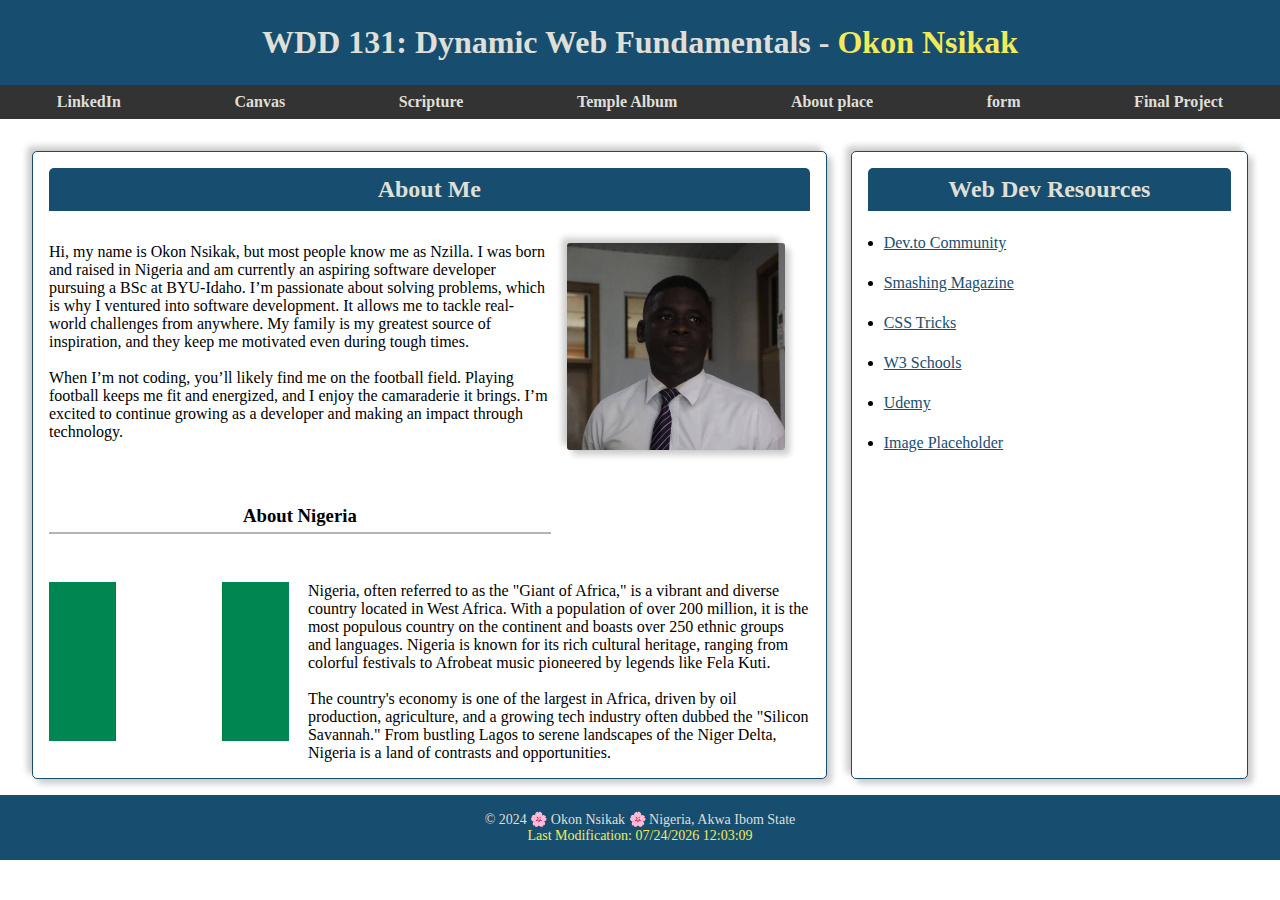
<file: index.html>
<!DOCTYPE html>
<html lang="en">
<head>
  <meta charset="UTF-8">
  <meta name="viewport" content="width=device-width, initial-scale=1.0">
  <meta http-equiv="X-UA-Compatible" content="ie=edge">
  <meta name="author" content="Okon Nsikak">
  <meta name="description" content="WDD 131 - Dynamic Web Fundamentals by Okon Nsikak. Learn about Nigeria, explore web development resources, and dive into dynamic web fundamentals.">
  <title>WDD 131 - Dynamic Web Fundamentals - Okon Nsikak</title>
  <link rel="stylesheet" href="./styles/base.css">
</head>
<body>
  <header>
    <h1>WDD 131: Dynamic Web Fundamentals - <span id="name">Okon Nsikak</span></h1>
  </header>

  <nav>
    <ul id="nav">
      <li><a href="linkdin">LinkedIn</a></li>
      <li><a href="https://byupw.instructure.com/" target="_blank">Canvas</a></li>
      <li><a href="https://www.churchofjesuschrist.org/study/scriptures" target="_blank">Scripture</a></li>
      <li> <a href="./temples.html"> Temple Album</a></li>
      <li><a href="./place.html"> About place</a></li>
      <li><a href="./form.html">form</a></li>
      <li><a href="./project/index.html">Final Project</a></li>
    </ul>
  </nav>

  <section>
    <div class="about">
      <h2>About Me</h2>
        <p class="about_para">
          Hi, my name is Okon Nsikak, but most people know me as Nzilla. I was born and raised in Nigeria and am currently an aspiring software developer pursuing a BSc at BYU-Idaho. I’m passionate about solving problems, which is why I ventured into software development. It allows me to tackle real-world challenges from anywhere. My family is my greatest source of inspiration, and they keep me motivated even during tough times.
          <br><br>
          When I’m not coding, you’ll likely find me on the football field. Playing football keeps me fit and energized, and I enjoy the camaraderie it brings. I’m excited to continue growing as a developer and making an impact through technology.
        </p>
        <img src="images/profile.jpg" id="profile" alt="Profile picture of Okon Nsikak">
 
        <h3>About Nigeria</h3>

        <img src="images/Nigeria.png" alt="Nigeria country color" id="flag">

        <p class="nig">
          Nigeria, often referred to as the "Giant of Africa," is a vibrant and diverse country located in West Africa. With a population of over 200 million, it is the most populous country on the continent and boasts over 250 ethnic groups and languages. Nigeria is known for its rich cultural heritage, ranging from colorful festivals to Afrobeat music pioneered by legends like Fela Kuti.
          <br><br>
          The country's economy is one of the largest in Africa, driven by oil production, agriculture, and a growing tech industry often dubbed the "Silicon Savannah." From bustling Lagos to serene landscapes of the Niger Delta, Nigeria is a land of contrasts and opportunities.
        </p>
    </div>

    <div id="resource">
      <h2>Web Dev Resources</h2>
      <ul>
        <li><a href="community">Dev.to Community</a></li>
        <li><a href="mag">Smashing Magazine</a></li>
        <li><a href="css_trick">CSS Tricks</a></li>
        <li><a href="https://www.w3schools.com/">W3 Schools</a></li>
        <li><a href="https://www.Udemy.com">Udemy</a></li>
        <li><a href="placeholder">Image Placeholder</a></li>
      </ul>
    </div>
  </section>

  <footer>
    &copy; 2024 🌸 Okon Nsikak 🌸 Nigeria, Akwa Ibom State<br>
     <span id="lastModified"></span>
  </footer>
  <script src="scripts/getdate.js"></script>
</body>
</html>
</file>
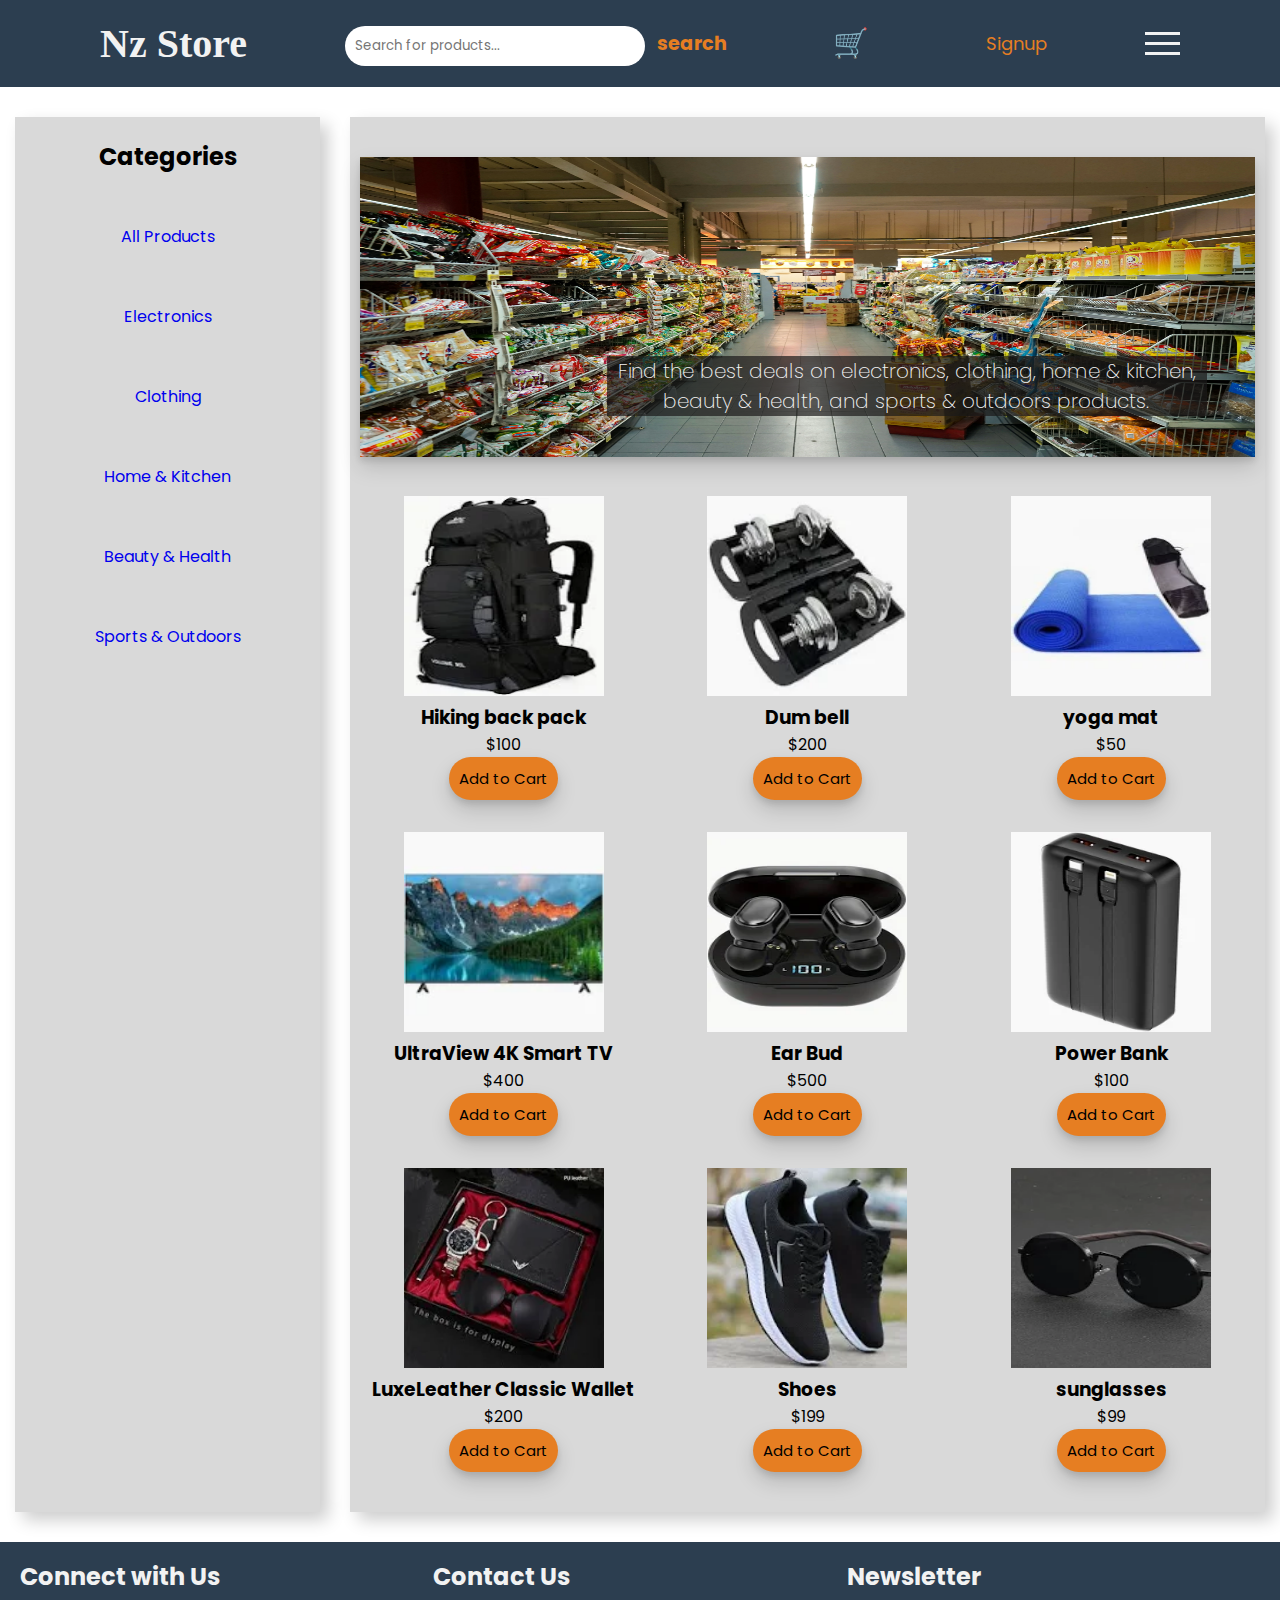
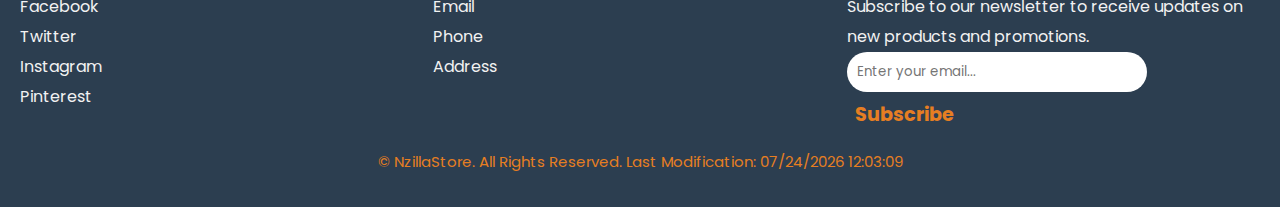
<file: project/index.html>
<!DOCTYPE html>
<html lang="en">
    <head>
        <meta charset="UTF-8">
        <meta name="viewport" content="width=device-width, initial-scale=1.0">
        <meta http-equiv="X-UA-Compatible" content="ie=edge">
        <meta name="author" content="Okon Nsikak">
        <meta name="description" content="WDD 131 Purchasing Store App Project by Okon Nsikak.">
        <meta name="keywords" content="NzillaStore, Nzilla, Store, Purchasing, Shopping, Online, E-commerce, Products, Order, Checkout, Cart, Payment, Deliver">
        <title>NzillaStore</title>
        <link rel="stylesheet" href="./styles/base.css">
        <link rel="stylesheet" href="./styles/large.css">
        <link href="https://fonts.googleapis.com/css2?family=Poppins:wght@300;400;600&family=Roboto:wght@300;400;500&display=swap" rel="stylesheet">
    </head>
    <body>
        <!--header section of the page-->
        <header>
            <div class="logo"> Nz Store</div>
            <div id="search">
                <input type="search" id="search-bar" placeholder="Search for products...">
                <input type="button" class="search" value="search">
            </div>

            <div class="cart-container">
                <span class="cart-icon">🛒</span>
                <span class="cart-count">0</span>
            </div>

            <div id="signup" > <a href="./form.html"> Signup </a></div>


            <div class="bars">
                <div class="bar1"></div>
                <div class="bar2"></div>
                <div class="bar3"></div>
           </div>
    </header>
    <nav class="navbar">
        <ul>
            <li><a href="index.html">Home</a></li>
            <li><a href="products.html">Products</a></li>
            <li><a href="cart.html">Cart</a></li>
            <li><a href="checkout.html">Checkout</a></li>
            <li><a href="./siteplan.html"> Site plan</a></li>
            <li><a href="./about.html"> About </a></li>
            
        </ul>
    </nav>
        <main>
            <div class="side_bar">
                <h2>Categories</h2>
                <ul>
                    <li><a href="products.html">All Products</a></li>
                    <li><a href="products.html">Electronics</a></li>
                    <li><a href="products.html">Clothing</a></li>
                    <li><a href="products.html">Home & Kitchen</a></li>
                    <li><a href="products.html">Beauty & Health</a></li>
                    <li><a href="products.html">Sports & Outdoors</a></li>
                </ul>
            </div>
            <div class="main_section">
                <div class="hero_page">
                    <img src="images/fikri-rasyid-ezeC8-clZSs-unsplash.webp" id="hero_image" alt="Hero Image"  loading="lazy">
                    <p>Find the best deals on electronics, clothing, home & kitchen, beauty & health, and sports & outdoors products.</p>
                </div>
                <!-- 9 different product-->
                
                    <div class="product">
                        <img src="images/backpack.webp" alt="backpack"  loading="lazy">
                        <h3> Hiking back pack</h3>
                        <p>$100</p>
                        <button>Add to Cart</button>
                    </div>
                    <div class="product">
                        <img src="images/gym.webp" alt="gym equiment"  loading="lazy">
                        <h3> Dum bell</h3>
                        <p>$200</p>
                        <button>Add to Cart</button>
                    </div>
                    <div class="product">
                        <img src="images/mat.webp" alt="yoga mat" loading="lazy">
                        <h3> yoga mat</h3>
                        <p>$50</p>
                        <button>Add to Cart</button>
                    </div>
                    <div class="product">
                        <img src="images/4ktv.webp" alt="tv screen" loading="lazy">
                        <h3> UltraView 4K Smart TV </h3>
                        <p>$400</p>
                        <button>Add to Cart</button>
                    </div>
                    <div class="product">
                        <img src="images/bluetooh.webp" alt="bluetooh" loading="lazy">
                        <h3> Ear Bud </h3>
                        <p>$500</p>
                        <button>Add to Cart</button>
                    </div>
                    <div class="product">
                        <img src="images/powerbank.webp" alt="powerbank" loading="lazy">
                        <h3>Power Bank</h3>
                        <p>$100</p>
                        <button>Add to Cart</button>
                    </div>
                    <div class="product">
                        <img src="images/wallet.webp" alt="LuxeLeather Classic Wallet"  loading="lazy">
                        <h3> LuxeLeather Classic Wallet </h3>
                        <p>$200</p>
                        <button>Add to Cart</button>
                    </div>
                    <div class="product">
                        <img src="images/shoes.webp" alt="shoes" loading="lazy">
                        <h3> Shoes</h3>
                        <p>$199</p>
                        <button>Add to Cart</button>
                    </div>   
                    <div class="product">
                        <img src="images/sunglasses.webp" alt="sunglasses"  loading="lazy">
                        <h3>sunglasses</h3>
                        <p>$99</p>
                        <button>Add to Cart</button>
                    </div>
            </div>
        </main>
        <footer>
            <div class="footer">
                <h2>Connect with Us</h2>
                <ul>
                    <li><a href="https://www.facebook.com" target="_blank">Facebook</a></li>
                    <li><a href="https://www.twitter.com" target="_blank">Twitter</a></li>
                    <li><a href="https://www.instagram.com" target="_blank">Instagram</a></li>
                    <li><a href="https://www.pinterest.com" target="_blank">Pinterest</a></li>
                </ul>
            </div>
            <div class="footer">
                <h2>Contact Us</h2>
                <ul>
                    <li><a href="contact.html">Email</a></li>
                    <li><a href="contact.html">Phone</a></li>
                    <li><a href="contact.html">Address</a></li>
                </ul>
            </div>
            <div class="footer">
                <h2>Newsletter</h2>
                <p>Subscribe to our newsletter to receive updates on new products and promotions.</p>
                <input type="email" id="email" placeholder="Enter your email...">
                <input type="button" id="subscribe" value="Subscribe">
            </div>
            <div class="copy">
                <p>&copy; NzillaStore. All Rights Reserved.  <span id="lastModified"></span></p>
            </div>
        </footer>
        <script src="script/main.js" defer> </script>
    </body>
    </html>
</file>
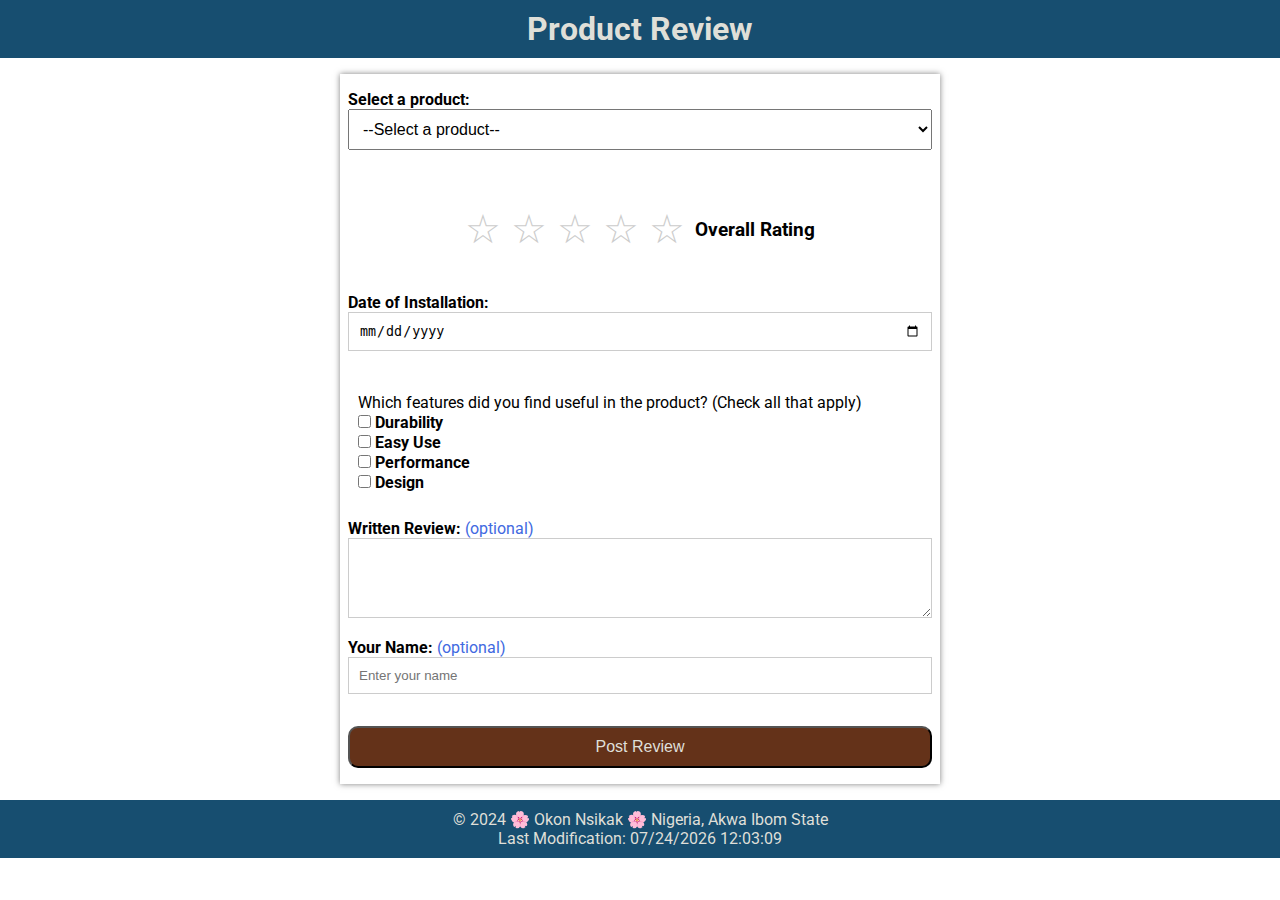
<file: form.html>
<!DOCTYPE html>
<html lang="en">
<head>
  <meta charset="UTF-8">
  <meta name="viewport" content="width=device-width, initial-scale=1.0">
  <meta http-equiv="X-UA-Compatible" content="ie=edge">
  <meta name="author" content="Okon Nsikak">
  <meta name="description" content="WDD 131 - Dynamic Web Fundamentals by Okon Nsikak. Learn about Nigeria, explore web development resources, and dive into dynamic web fundamentals.">
  <title>WDD 131 - Dynamic Web Fundamentals - Okon Nsikak</title>
  <link rel="stylesheet" href="styles/form.css">
  <link href="https://fonts.googleapis.com/css2?family=Roboto:wght@300;400;700&display=swap" rel="stylesheet">
</head>
<body>
  <header>
    <h1>Product Review</h1>
  </header>
  <main>
    <form method="get" action="review.html">
      <label for="product"><strong>Select a product:</strong></label>
      <select name="product" id="product" required>
        <option disabled selected>--Select a product--</option>
        <option value="product1">Product 1</option>
        <option value="product2">Product 2</option>
      </select>

      <div class="rating">
        <h3>Overall Rating</h3>
        <input type="radio" name="stars" id="star-a" value="5"/>
        <label for="star-a"></label>
        
        <input type="radio" name="stars" id="star-b" value="4"/>
        <label for="star-b"></label>
        
        <input type="radio" name="stars" id="star-c" value="3"/>
        <label for="star-c"></label>
        
        <input type="radio" name="stars" id="star-d" value="2"/>
        <label for="star-d"></label>
        
        <input type="radio" name="stars" id="star-e" value="1"/>
        <label for="star-e"></label>
      </div>

      <label for="date"><strong>Date of Installation:</strong></label>
      <input type="date" name="date" id="date" required> 

      <div class="feature">
        <p>Which features did you find useful in the product? (Check all that apply)</p>
        <input type="checkbox" name="feature" id="feature-a" value="durability"/>
        <label for="feature-a"><b>Durability</b></label><br>

        <input type="checkbox" name="feature" id="feature-b" value="easy-use"/>
        <label for="feature-b"><b>Easy Use</b></label><br>

        <input type="checkbox" name="feature" id="feature-c" value="performance"/>    
        <label for="feature-c"><b>Performance</b></label><br>

        <input type="checkbox" name="feature" id="feature-d" value="design"/>
        <label for="feature-d"><b>Design</b></label><br>
      </div>

      <label for="review"><strong>Written Review:</strong> <span id="span">(optional)</span></label>
      <textarea name="review" id="review"></textarea>

      <label for="name"><strong>Your Name:</strong> <span id="span2">(optional)</span></label>
      <input type="text" name="name" id="name" placeholder="Enter your name">

      <input type="submit" value="Post Review" id="submit">
    </form>
  </main>

  <footer>
    &copy; 2024 🌸 Okon Nsikak 🌸 Nigeria, Akwa Ibom State<br>
    <span id="lastModified"></span>
  </footer>
  <script src="scripts/form.js" defer></script>
  <script src="scripts/getdate.js" defer></script>
</body>
</html>
</file>
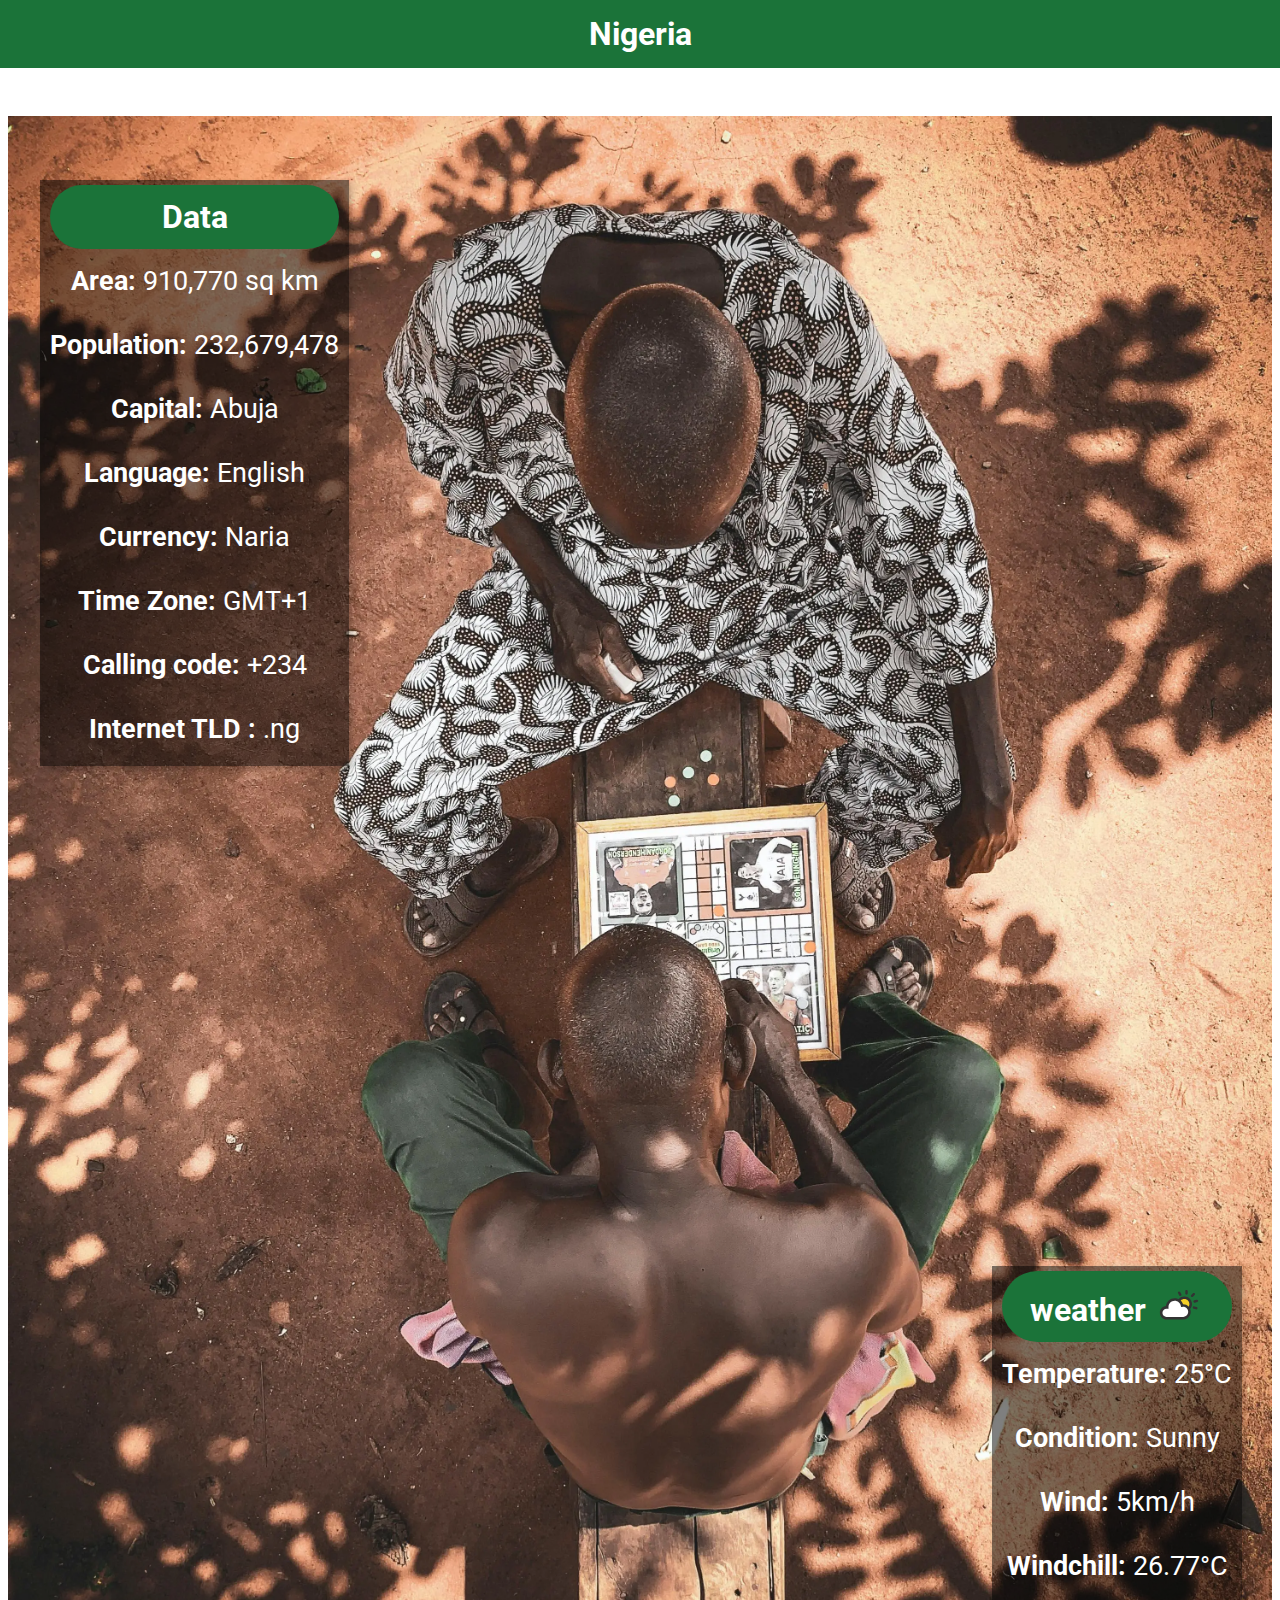
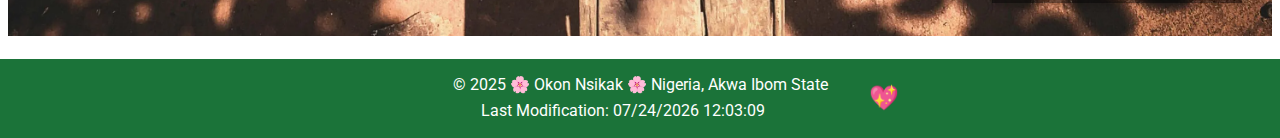
<file: place.html>
<!DOCTYPE html>
<html lang="en">
<head>
  <meta charset="UTF-8">
  <meta name="viewport" content="width=device-width, initial-scale=1.0">
  <meta http-equiv="X-UA-Compatible" content="ie=edge">
  <meta name="author" content="Okon Nsikak">
  <meta name="description" content="WDD 131 - Responsive Web Design by Okon Nsikak on about my country Nigeria.">
  <title>WDD 131 - About Place - Okon Nsikak</title>
  <link rel="stylesheet" href="./styles/place.css">
  <link rel="stylesheet" href="./styles/place-large.css">
  <link href="https://fonts.googleapis.com/css2?family=Roboto:ital,wght@0,100..900;1,100..900&display=swap" rel="stylesheet">
</head>
<body>
    <header>
        <h1> Nigeria </h1>
    </header>

    <nav></nav>

    <main>
        <picture>
            <source media="(max-width:400px)" srcset="./images/images.webp">
            <source media= "(min-width: 800px)" srcset="./images/nigeria.webp">
            <img src="./images/images.webp" id="culture" alt="Nigerian culture" loading="lazy">
        </picture>

        <section class="data">
            <h3> Data </h3>
            <ul>
                <li> <b>Area:</b> 910,770 sq km  </li>
                <li> <b>Population:</b> 232,679,478  </li>
                <li> <b>Capital:</b> Abuja</li>
                <li><b> Language:</b> English</li>
                <li><b>Currency:</b> Naria</li>
                <li><b>Time Zone:</b> GMT+1 </li>
                <li><b>Calling code:</b> +234 </li>
                <li><b> Internet TLD :</b> .ng </li>
            </ul>
        </section>

        <section class="weather">
            <h3> weather <span><img src="./images/weather.svg" id="svg" alt="weather"> </span></h3>
            <ul>
                <li><b> Temperature:</b>  25°C </li>
                <li><b> Condition:</b> Sunny </li>
                <li><b> Wind:</b>  5km/h </li>
                <li id="Windchill">  </li>    
            </ul>
        </section>
    </main>
    <footer>
        &copy; 2025 🌸 Okon Nsikak 🌸 Nigeria, Akwa Ibom State<br>
         <span id="lastModified"></span>
    </footer>
    <script src="./scripts/weather.js" defer></script>
    
</body>
</html>
</file>
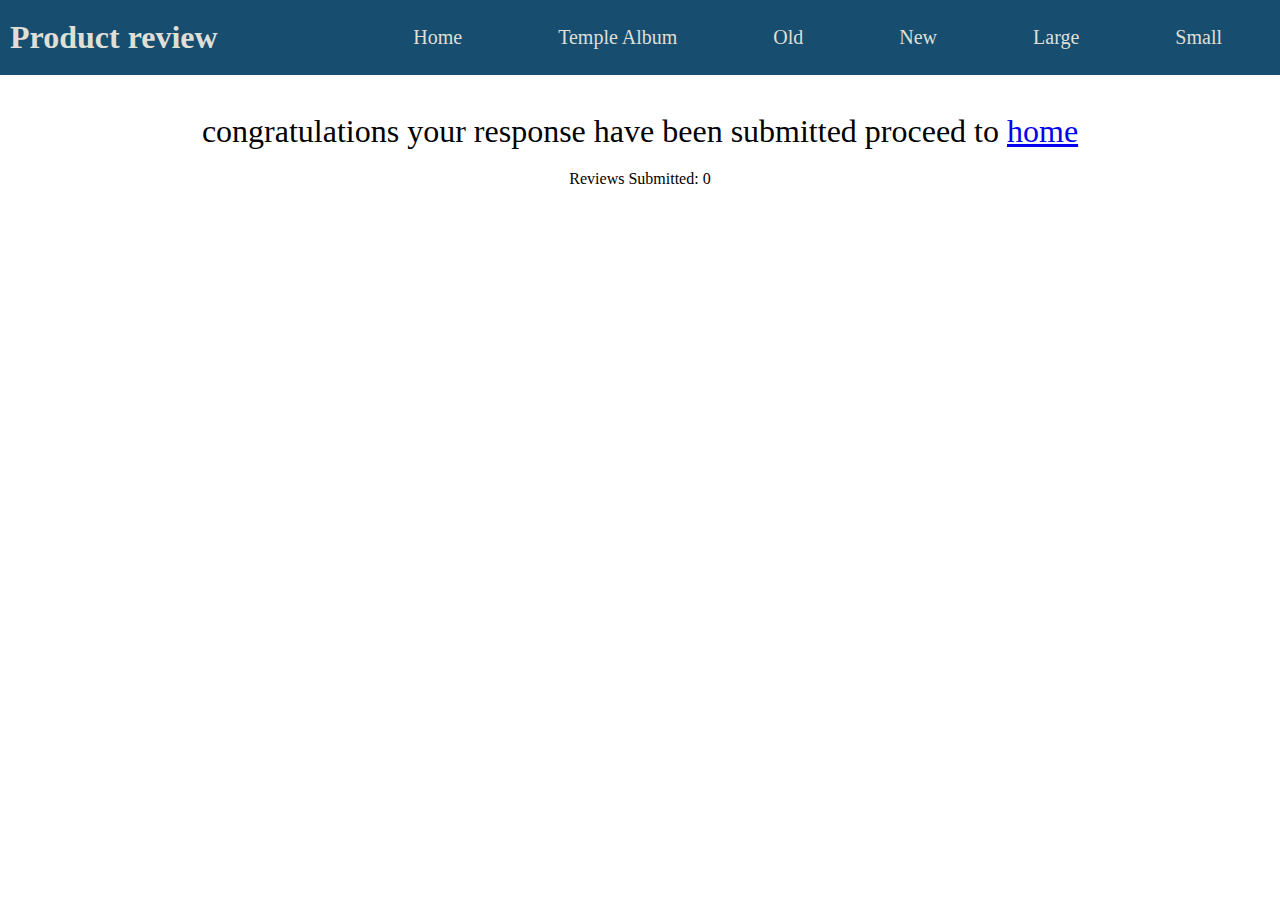
<file: review.html>
<!DOCTYPE html>
 <html lang="en">
 <head>
     <meta charset="UTF-8">
   <meta name="viewport" content="width=device-width, initial-scale=1.0">
   <meta http-equiv="X-UA-Compatible" content="ie=edge">
   <meta name="author" content="Okon Nsikak">
   <meta name="description" content="WDD 230 - Responsive Web Design by Okon Nsikak. Explore temple albums, master JavaScript, and learn to create dynamic and responsive web pages.">
   <title>WDD 131 - Temple Album- Okon Nsikak</title>
   <link rel="stylesheet" href="./styles/temples.css">
   <link rel="stylesheet" href="./styles/temples-large.css">
 </head>
 <body>
     <header>
     <div class="logo">
         <h1> Product review</h1>
 
         <div class="bars">
           <div class="bar1"></div>
           <div class="bar2"></div>
           <div class="bar3"></div>
         </div>
     </div>
     <nav>
         <ul id="nav">
             <li><a href="index.html">Home</a></li>
             <li><a href="filtered-temples.html">Temple Album</a></li>
             <li><a href="old">Old</a></li>
             <li><a href="new">New</a></li>
             <li><a href="large">Large</a></li>
             <li><a href="small">Small</a></li>
         </ul>
     </nav>
     </header>
 
     <main>
        <p class="congrats"> congratulations your response have been submitted 
            proceed to <a href="index.html"> home</a> </p>

            <p id="review-counter">Reviews Submitted: 0</p>

     </main>
        
    
     <script src="./scripts/temples.js" defer></script>
     <script src="./scripts/form.js" defer></script>  
     
 </body>
 </html>
</file>
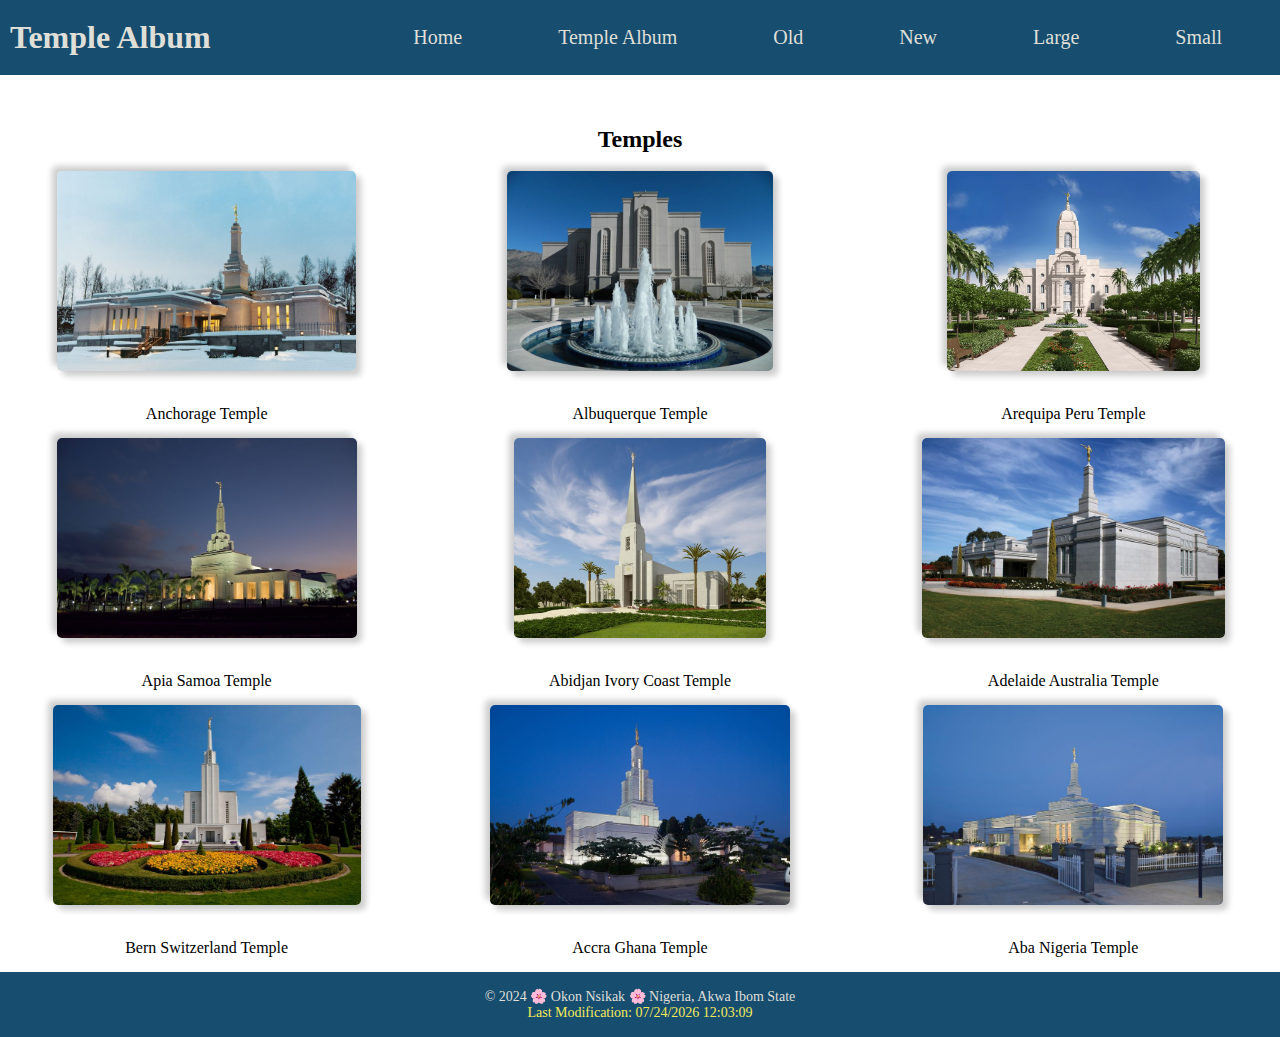
<file: temples.html>
<!DOCTYPE html>
<html lang="en">
<head>
    <meta charset="UTF-8">
  <meta name="viewport" content="width=device-width, initial-scale=1.0">
  <meta http-equiv="X-UA-Compatible" content="ie=edge">
  <meta name="author" content="Okon Nsikak">
  <meta name="description" content="WDD 230 - Responsive Web Design by Okon Nsikak. Explore temple albums, master JavaScript, and learn to create dynamic and responsive web pages.">
  <title>WDD 131 - Temple Album- Okon Nsikak</title>
  <link rel="stylesheet" href="./styles/temples.css">
  <link rel="stylesheet" href="./styles/temples-large.css">
</head>
<body>
    <header>
    <div class="logo">
        <h1> Temple Album</h1>

        <div class="bars">
          <div class="bar1"></div>
          <div class="bar2"></div>
          <div class="bar3"></div>
        </div>
    </div>
    <nav>
        <ul id="nav">
            <li><a href="index.html">Home</a></li>
            <li><a href="filtered-temples.html">Temple Album</a></li>
            <li><a href="old">Old</a></li>
            <li><a href="new">New</a></li>
            <li><a href="large">Large</a></li>
            <li><a href="small">Small</a></li>
        </ul>
    </nav>
    </header>

    <main>
        <h2> Temples </h2>
        <div class="section">
            <figure>
                <img src="images/anchorage_temple_lds.jpeg" alt="Anchorage Alaska Temple of the Church of Jesus Christ of Latter-day Saints" class="temple"> 
                <figcaption> Anchorage Temple </figcaption>
            </figure>
            <figure>
                <img src="images/albuquerque_temple_lds.jpeg" alt="Albuquerque New Mexico Temple of the Church of Jesus Christ of Latter-day Saints" class="temple">
                <figcaption> Albuquerque Temple </figcaption>
            </figure>
            <figure>
                <img src="images/rendering_arequipa_peru_temple.jpeg" alt="Rendering of Arequipa Peru Temple of the Church of Jesus Christ of Latter-day Saints" class="temple">
                <figcaption> Arequipa Peru Temple </figcaption>
            </figure>
            <figure>
                <img src="images/apia_samoa_temple_lds.jpeg" alt="Apia Samoa Temple of the Church of Jesus Christ of Latter-day Saints" class="temple">
                <figcaption> Apia Samoa Temple </figcaption>
            </figure>
            <figure>
                <img src="images/rendering_abidjan_ivory_coast_temple.jpeg" alt="Rendering of Abidjan Ivory Coast Temple of the Church of Jesus Christ of Latter-day Saints" class="temple">
                <figcaption> Abidjan Ivory Coast Temple </figcaption>
            </figure>
            <figure>
                <img src="images/adelaide_australia_temple_lds.jpeg" alt="Adelaide Australia Temple of the Church of Jesus Christ of Latter-day Saints" class="temple">
                <figcaption> Adelaide Australia Temple </figcaption>
            </figure>
            <figure>
                <img src="images/bern_switzerland_temple_lds.jpeg" alt="Bern Switzerland Temple of the Church of Jesus Christ of Latter-day Saints" class="temple">
                <figcaption> Bern Switzerland Temple </figcaption>
            </figure>
            <figure>
                <img src="images/accra_ghana_temple_lds.jpeg" alt="Accra Ghana Temple of the Church of Jesus Christ of Latter-day Saints" class="temple">
                <figcaption> Accra Ghana Temple </figcaption>
            </figure>
            <figure>
                <img src="images/aba_nigeria_temple_lds.jpeg" alt="Aba Nigeria Temple of the Church of Jesus Christ of Latter-day Saints" class="temple">
                <figcaption> Aba Nigeria Temple </figcaption>
            </figure>
        </div>
    </main>

    <footer>
        &copy; 2024 🌸 Okon Nsikak 🌸 Nigeria, Akwa Ibom State<br>
         <span id="lastModified"></span>
      </footer>
    <script src="./scripts/temples.js" defer></script>
    
</body>
</html>
</file>
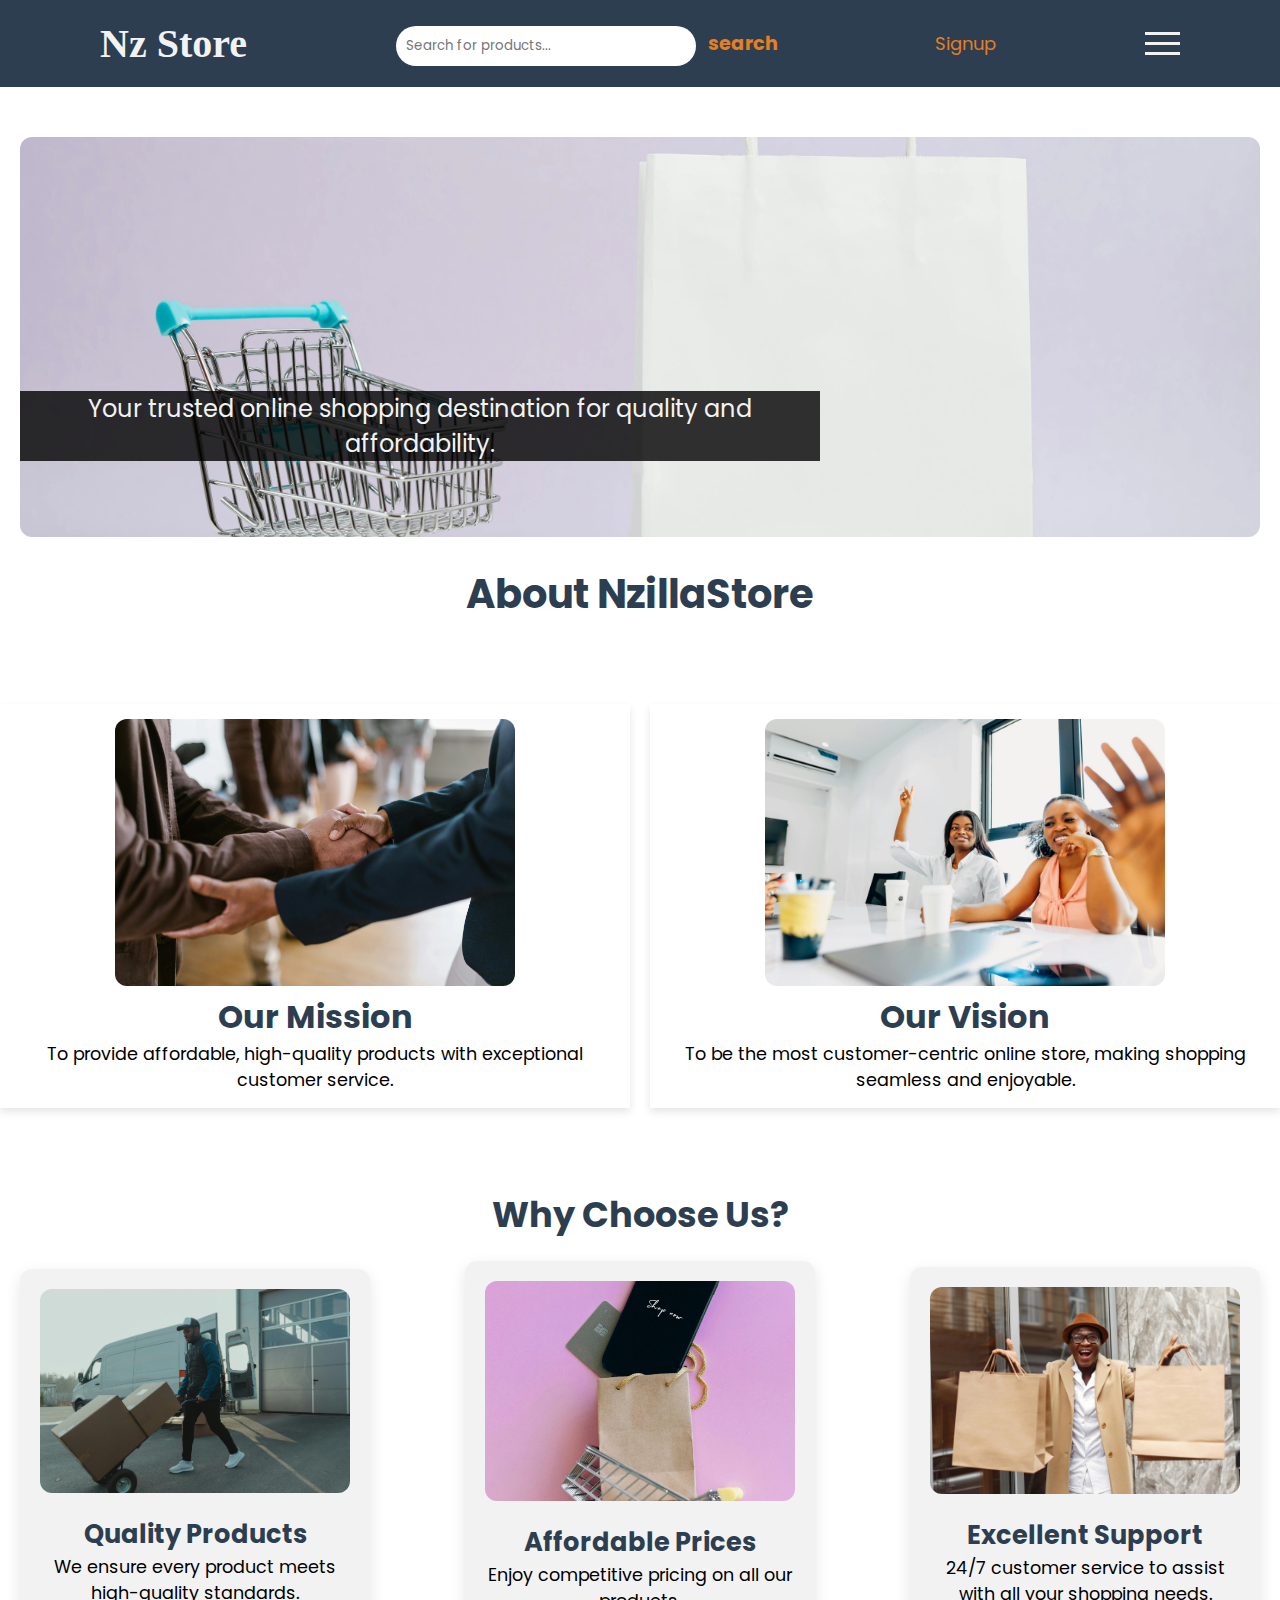
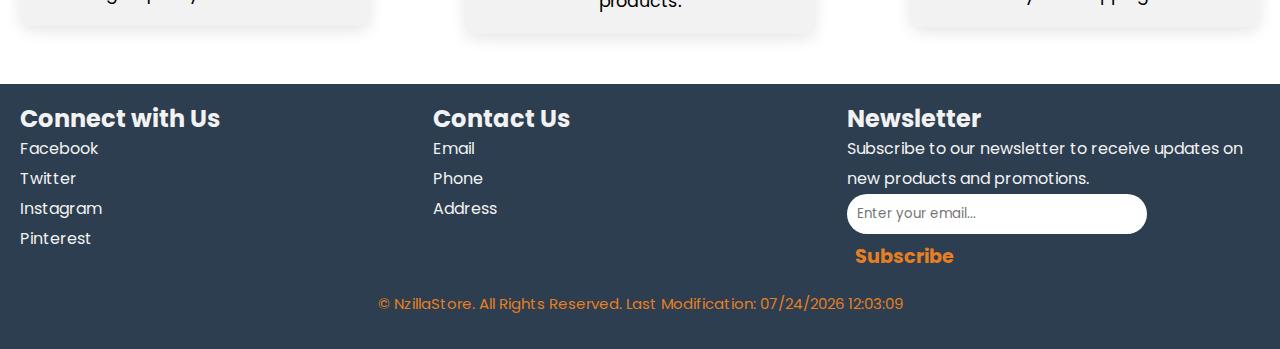
<file: project/about.html>
<!DOCTYPE html>
<html lang="en">
    <head>
        <meta charset="UTF-8">
        <meta name="viewport" content="width=device-width, initial-scale=1.0">
        <meta http-equiv="X-UA-Compatible" content="ie=edge">
        <meta name="author" content="Okon Nsikak">
        <meta name="description" content="About NzillaStore - Your trusted online store for quality and affordable products.">
        <title>About NzillaStore</title>
        <link rel="stylesheet" href="./styles/base.css">
        <link rel="stylesheet" href="./styles/large.css">
        <link href="https://fonts.googleapis.com/css2?family=Poppins:wght@300;400;600&family=Roboto:wght@300;400;500&display=swap" rel="stylesheet">
    </head>
    <body>
            <!--header section of the page-->
            <header>
                <div class="logo"> Nz Store</div>
                <div id="search">
                    <input type="search" id="search-bar" placeholder="Search for products...">
                    <input type="button" class="search" value="search">
                </div>
                <div id="signup" > <a href="./form.html"> Signup </a></div>
    
                <div class="bars">
                    <div class="bar1"></div>
                    <div class="bar2"></div>
                    <div class="bar3"></div>
               </div>
        </header>
        <nav class="navbar">
            <ul>
                <li><a href="index.html">Home</a></li>
                <li><a href="products.html">Products</a></li>
                <li><a href="cart.html">Cart</a></li>
                <li><a href="checkout.html">Checkout</a></li>
                <li><a href="./siteplan.html"> Site plan</a></li>
                <li><a href="./about.html"> About </a></li>
                
            </ul>
        </nav>
        <div class="about">
            <section class="about-hero">
                <img src="./images/about.webp" alt="About NzillaStore" loading="lazy" >
                <h1>About NzillaStore</h1>
                <p>Your trusted online shopping destination for quality and affordability.</p>
            </section>
            <section class="mission">
                <img src="images/support.webp" alt="Our Mission" loading="lazy">
                <h2>Our Mission</h2>
                <p>To provide affordable, high-quality products with exceptional customer service.</p>
            </section>
            <section class="vision">
                <img src="images/team.webp" alt="Our Vision" loading="lazy">
                <h2>Our Vision</h2>
                <p>To be the most customer-centric online store, making shopping seamless and enjoyable.</p>
            </section>
            <section class="why-choose-us">
                <h2>Why Choose Us?</h2>
                <div class="features">
                    <div class="feature">
                        <img src="images/product.webp" alt="Quality Products" loading="lazy">
                        <h3>Quality Products</h3>
                        <p>We ensure every product meets high-quality standards.</p>
                    </div>
                    <div class="feature">
                        <img src="images/payment.webp" alt="Affordable Prices" loading="lazy">
                        <h3>Affordable Prices</h3>
                        <p>Enjoy competitive pricing on all our products.</p>
                    </div>
                    <div class="feature">
                        <img src="images/happy.webp" alt="Customer Support" loading="lazy">
                        <h3>Excellent Support</h3>
                        <p>24/7 customer service to assist with all your shopping needs.</p>
                    </div>
                </div>
            </section>
        </div>
        <footer>
            <div class="footer">
                <h2>Connect with Us</h2>
                <ul>
                    <li><a href="https://www.facebook.com" target="_blank">Facebook</a></li>
                    <li><a href="https://www.twitter.com" target="_blank">Twitter</a></li>
                    <li><a href="https://www.instagram.com" target="_blank">Instagram</a></li>
                    <li><a href="https://www.pinterest.com" target="_blank">Pinterest</a></li>
                </ul>
            </div>
            <div class="footer">
                <h2>Contact Us</h2>
                <ul>
                    <li><a href="contact.html">Email</a></li>
                    <li><a href="contact.html">Phone</a></li>
                    <li><a href="contact.html">Address</a></li>
                </ul>
            </div>
            <div class="footer">
                <h2>Newsletter</h2>
                <p>Subscribe to our newsletter to receive updates on new products and promotions.</p>
                <input type="email" id="email" id="email" placeholder="Enter your email...">
                <input type="button" id="subscribe" value="Subscribe">
            </div>
            <div class="copy">
                <p>&copy;  NzillaStore. All Rights Reserved.  <span id="lastModified"></span></p>
            </div>
        </footer>
        <script src="/project/script/main.js" defer> </script>
    </body>
</html>
</file>
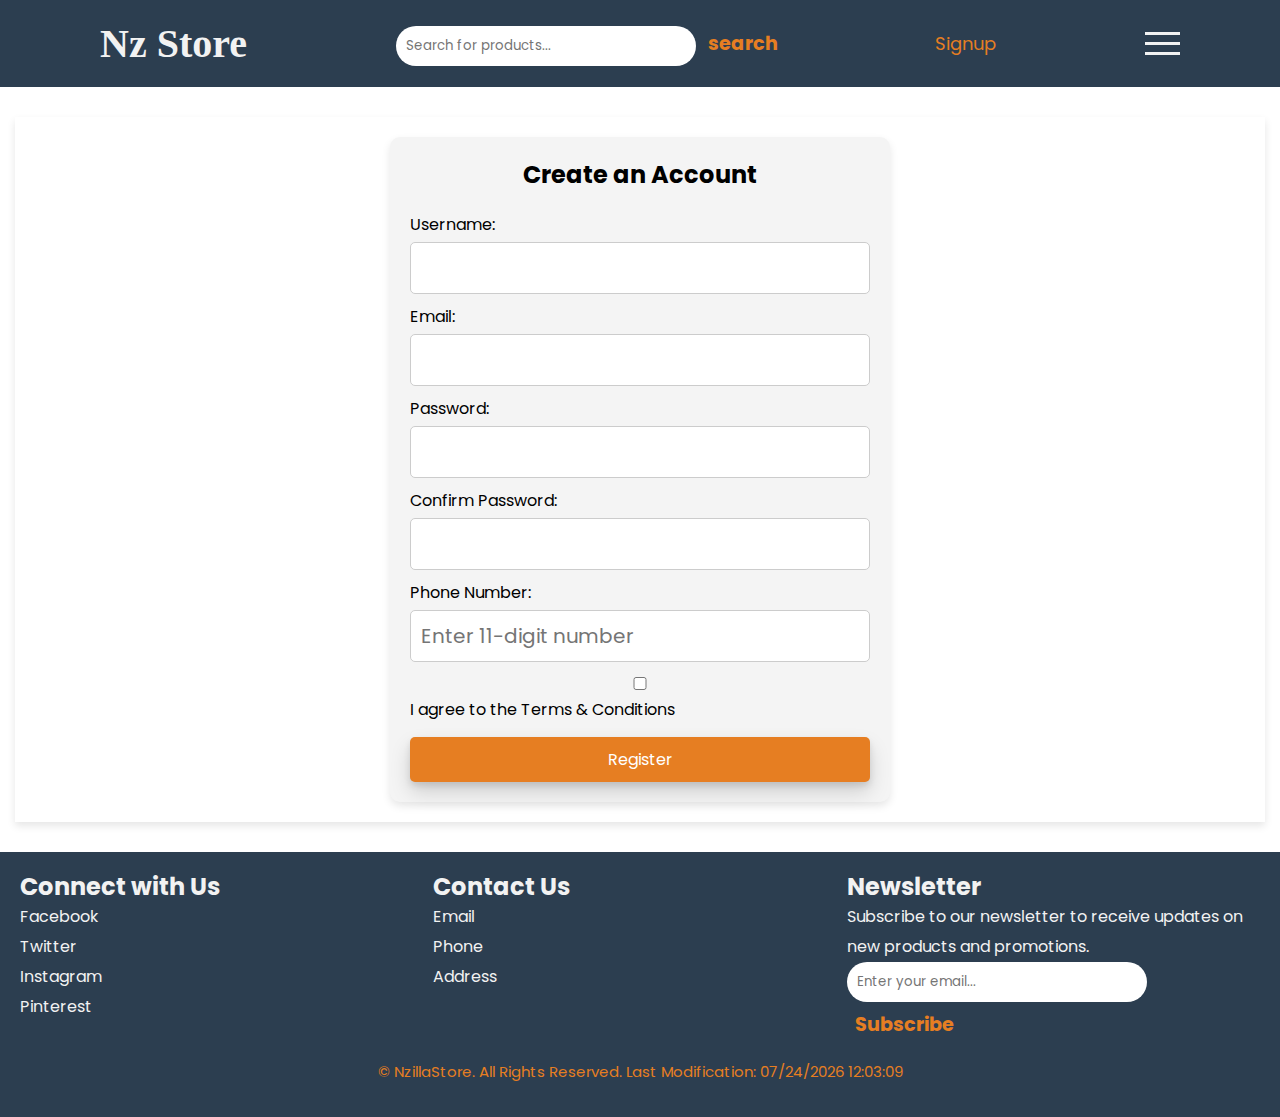
<file: project/form.html>
<!DOCTYPE html>
<html lang="en">
    <head>
        <meta charset="UTF-8">
        <meta name="viewport" content="width=device-width, initial-scale=1.0">
        <meta http-equiv="X-UA-Compatible" content="ie=edge">
        <meta name="author" content="Okon Nsikak">
        <meta name="description" content="WDD 131 Purchasing Store App Project by Okon Nsikak.">
        <meta name="keywords" content="NzillaStore, Nzilla, Store, Purchasing, Shopping, Online, E-commerce, Products, Order, Checkout, Cart, Payment, Deliver">
        <title>NzillaStore Form</title>
        <link rel="stylesheet" href="./styles/base.css">
        <link rel="stylesheet" href="./styles/large.css">
        <link href="https://fonts.googleapis.com/css2?family=Poppins:wght@300;400;600&family=Roboto:wght@300;400;500&display=swap" rel="stylesheet">
    </head>
    <body>
        <!--header section of the page-->
        <header>
            <div class="logo"> Nz Store</div>
            <div id="search">
                <input type="search" id="search-bar" placeholder="Search for products...">
                <input type="button" class="search" value="search">
            </div>
            <div id="signup" > <a href="./form.html"> Signup </a></div>

            <div class="bars">
                <div class="bar1"></div>
                <div class="bar2"></div>
                <div class="bar3"></div>
           </div>
    </header>
    <nav class="navbar">
        <ul>
            <li><a href="index.html">Home</a></li>
            <li><a href="products.html">Products</a></li>
            <li><a href="cart.html">Cart</a></li>
            <li><a href="checkout.html">Checkout</a></li>
            <li><a href="./siteplan.html"> Site plan</a></li>
            <li><a href="./about.html"> About </a></li>
            
        </ul>
    </nav>
    <main>
        <section class="form-container">
            <form id="registrationForm" action="./registered.html" method="GET">
                <h2>Create an Account</h2>

                <label for="username">Username:</label>
                <input type="text" id="username" name="username" required minlength="3">

                <label for="email">Email:</label>
                <input type="email" id="emails" name="email" required>

                <label for="password">Password:</label>
                <input type="password" id="password" name="password" required minlength="6">

                <label for="confirm-password">Confirm Password:</label>
                <input type="password" id="confirm-password" name="confirm_password" required>

                <label for="phone">Phone Number:</label>
                <input type="tel" id="phone" name="phone" pattern="[0-9]{11}" placeholder="Enter 11-digit number" required>

                <label for="terms">
                    <input type="checkbox" id="terms" name="terms" required> I agree to the Terms & Conditions
                </label>

                <button type="submit">Register</button>
            </form>
        </section>
    </main>
    
        <footer>
            <div class="footer">
                <h2>Connect with Us</h2>
                <ul>
                    <li><a href="https://www.facebook.com" target="_blank">Facebook</a></li>
                    <li><a href="https://www.twitter.com" target="_blank">Twitter</a></li>
                    <li><a href="https://www.instagram.com" target="_blank">Instagram</a></li>
                    <li><a href="https://www.pinterest.com" target="_blank">Pinterest</a></li>
                </ul>
            </div>
            <div class="footer">
                <h2>Contact Us</h2>
                <ul>
                    <li><a href="contact.html">Email</a></li>
                    <li><a href="contact.html">Phone</a></li>
                    <li><a href="contact.html">Address</a></li>
                </ul>
            </div>
            <div class="footer">
                <h2>Newsletter</h2>
                <p>Subscribe to our newsletter to receive updates on new products and promotions.</p>
                <input type="email" id="email" id="email" placeholder="Enter your email...">
                <input type="button" id="subscribe" value="Subscribe">
            </div>
            <div class="copy">
                <p>&copy;  NzillaStore. All Rights Reserved.  <span id="lastModified"></span></p>
            </div>
        </footer>
        <script src="script/main.js" defer> </script>
    </body>
    </html>
</file>
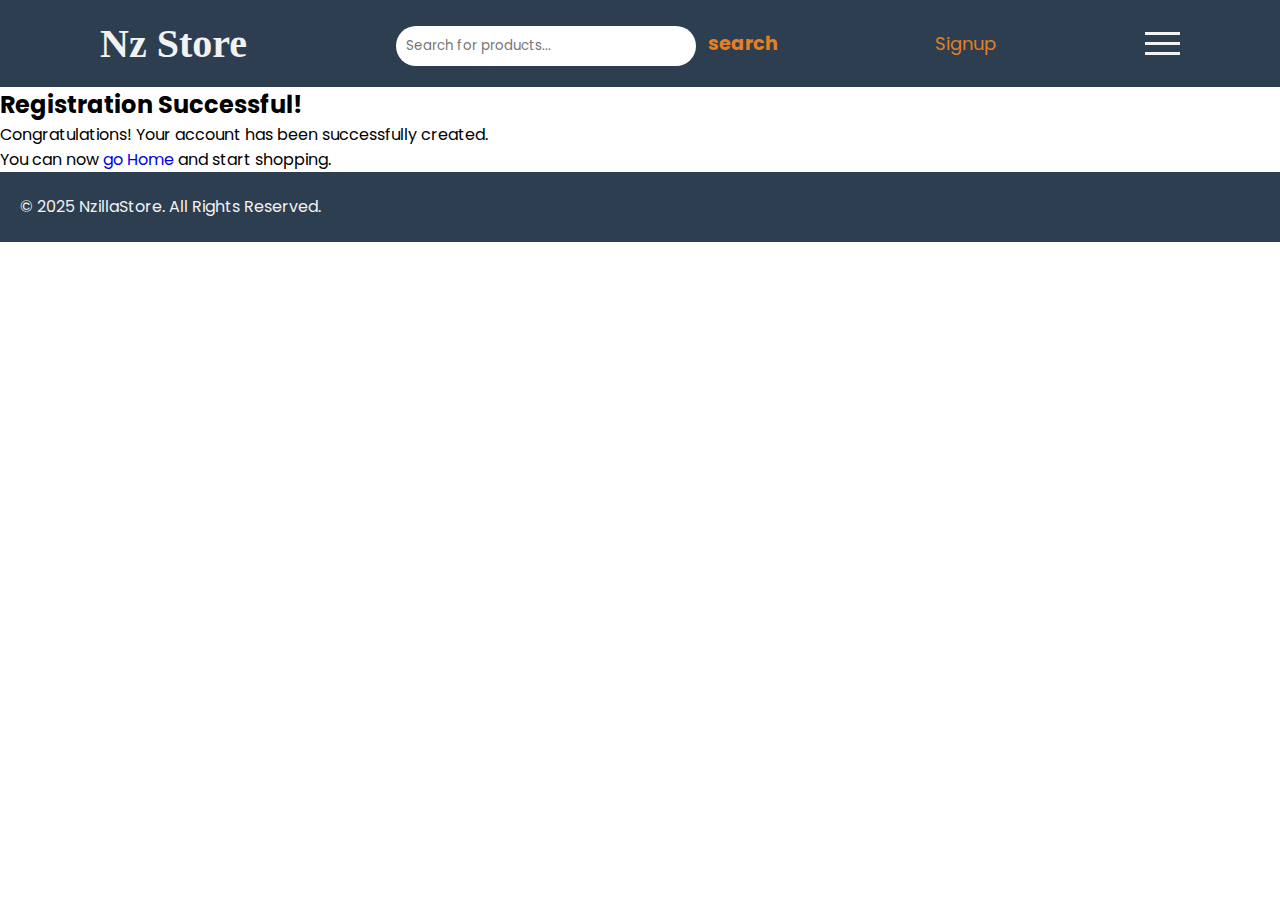
<file: project/registered.html>
<!DOCTYPE html>
<html lang="en">
<head>
    <meta charset="UTF-8">
    <meta name="viewport" content="width=device-width, initial-scale=1.0">
    <meta http-equiv="X-UA-Compatible" content="ie=edge">
    <meta name="author" content="Okon Nsikak">
    <title>Registration Successful</title>
    <link rel="stylesheet" href="./styles/base.css">
    <link rel="stylesheet" href="./styles/large.css">
    <link href="https://fonts.googleapis.com/css2?family=Poppins:wght@300;400;600&family=Roboto:wght@300;400;500&display=swap" rel="stylesheet">
</head>
<body>
    <header>
        <div class="logo"> Nz Store</div>
        <div id="search">
            <input type="search" id="search-bar" placeholder="Search for products...">
            <input type="button" class="search" value="search">
        </div>
        <div id="signup" > <a href="./form.html"> Signup </a></div>

        <div class="bars">
            <div class="bar1"></div>
            <div class="bar2"></div>
            <div class="bar3"></div>
       </div>
</header>
<nav class="navbar">
    <ul>
        <li><a href="index.html">Home</a></li>
        <li><a href="products.html">Products</a></li>
        <li><a href="cart.html">Cart</a></li>
        <li><a href="checkout.html">Checkout</a></li>
        <li><a href="./siteplan.html"> Site plan</a></li>
        <li><a href="./about.html"> About </a></li>
        
    </ul>
    </nav>

    <div>
        <section class="success-message">
            <h2>Registration Successful!</h2>
            <p>Congratulations! Your account has been successfully created.</p>
            <p>You can now <a href="index.html">go Home</a> and start shopping.</p>
            <p id="displayUsername"> </p>
            <p id="displayEmail"></p>
        </section>
    </div>
    <footer>
        <p>&copy; 2025 NzillaStore. All Rights Reserved.</p>
    </footer>
    <script src="script/main.js"></script>
</body>
</html>
</file>
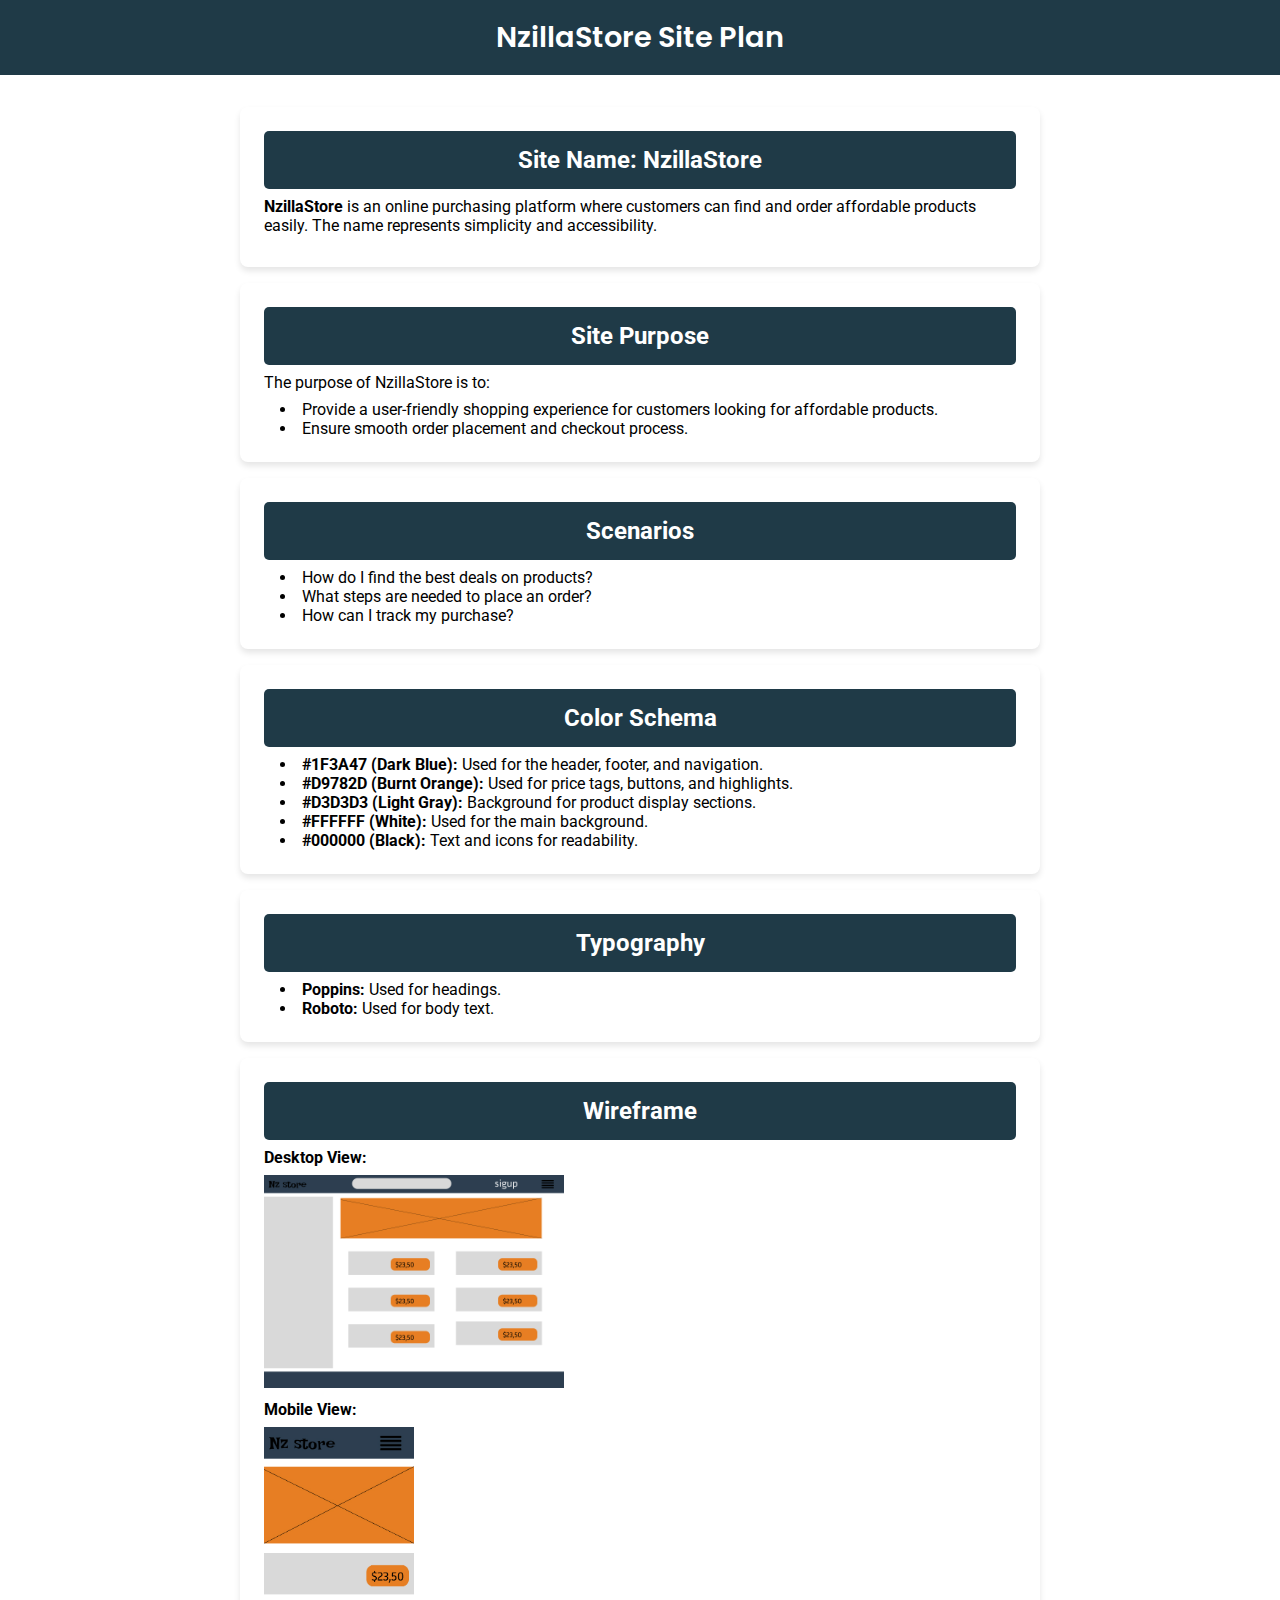
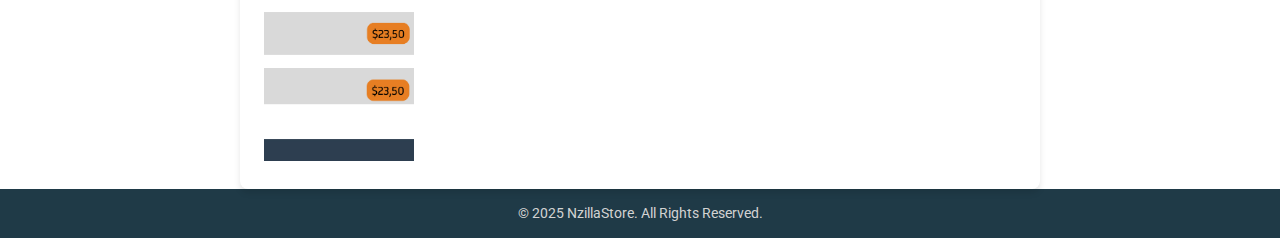
<file: project/siteplan.html>
<!DOCTYPE html>
<html lang="en">
<head>
  <meta charset="UTF-8">
  <meta name="viewport" content="width=device-width, initial-scale=1.0">
  <meta http-equiv="X-UA-Compatible" content="ie=edge">
  <meta name="author" content="Okon Nsikak">
  <meta name="description" content="WDD 131 Purchasing Store App Site Plan by Okon Nsikak.">
  <title>Site Plan - NzillaStore</title>
  <link rel="stylesheet" href="./styles/siteplan.css">
  <link href="https://fonts.googleapis.com/css2?family=Poppins:wght@300;400;600&family=Roboto:wght@300;400;500&display=swap" rel="stylesheet">
</head>
<body>
  <header>
    <h1>NzillaStore Site Plan</h1>
  </header>
  <main>
    <div class="section">
      <h2>Site Name: NzillaStore</h2>
      <p>
        <strong>NzillaStore</strong> is an online purchasing platform where customers can find and order affordable products easily. The name represents simplicity and accessibility.
      </p>
    </div>
    
    <div class="section">
      <h2>Site Purpose</h2>
      <p>The purpose of NzillaStore is to:</p>
      <ul>
        <li>Provide a user-friendly shopping experience for customers looking for affordable products.</li>
        <li>Ensure smooth order placement and checkout process.</li>
      </ul>
    </div>
    
    <section class="section">
      <h2>Scenarios</h2>
      <ul>
        <li>How do I find the best deals on products?</li>
        <li>What steps are needed to place an order?</li>
        <li>How can I track my purchase?</li>
      </ul>
    </section>
    
    <section class="section">
      <h2>Color Schema</h2>
      <ul>
        <li><strong>#1F3A47 (Dark Blue):</strong> Used for the header, footer, and navigation.</li>
        <li><strong>#D9782D (Burnt Orange):</strong> Used for price tags, buttons, and highlights.</li>
        <li><strong>#D3D3D3 (Light Gray):</strong> Background for product display sections.</li>
        <li><strong>#FFFFFF (White):</strong> Used for the main background.</li>
        <li><strong>#000000 (Black):</strong> Text and icons for readability.</li>
      </ul>
    </section>
    
    <section class="section">
      <h2>Typography</h2>
      <ul>
        <li><strong>Poppins:</strong> Used for headings.</li>
        <li><strong>Roboto:</strong> Used for body text.</li>
      </ul>
    </section>
    
    <section class="section">
      <h2>Wireframe</h2>
      <p><strong>Desktop View:</strong></p>
      <img src="./images/Desktop.jpg" id="desktop" alt="Desktop Wireframe for NzillaStore" loading="lazy">
      <p><strong>Mobile View:</strong></p>
      <img src="../project/images/AndroidCompact.jpg" id="mobile" alt="Mobile Wireframe for NzillaStore" loading="lazy">
    </section>
  </main>
  
  <footer>
    <span>&copy; 2025 NzillaStore. All Rights Reserved.</span>
  </footer>
</body>
</html>
</file>
<file: project/styles/base.css>
@media screen and (max-width:760px){
    header{
        display: flex;
        justify-content: space-between;
       padding:10px;
        background-color: var(--header);
        text-align: center;
  }
   .logo{
        color: var(--white);
        text-decoration: none;
        font-size: 20px;
        font-weight: 700;
        padding-top:5px ;
  }
      
  #search-bar{
        width: 150px;
        padding: 10px;
        border-radius: 200px;
        border: none;
  }
  nav.act{
    display:block ;
    position: absolute;
    right:0;
    z-index: 2;
    background: var(--buy);
    line-height: 6rem;
    height: 100vh;
    width:100%;
    text-align: center;
    transition: 0.2s;
 }
 nav ul li a{
  color: #000;
  font-size: 20px;
  padding: 15px 60px;
}
  nav{
   display: none;
  }
 .search{
    display: none;
 }
 .bars.times .bar1 {
  transform: translateY(10px) rotate(45deg);
  transition: 0.3s;
}
.cart-container{
  visibility: hidden;
}
.bars.times .bar2 {
  opacity: 0; /* Hide the middle bar */
  transition: 0.3s;
}

.bars.times .bar3 {
  transform: translateY(-10px) rotate(-45deg);
  transition: 0.3s;
}

 #signup{
  margin: 10px;
 }
#signup a{
    color: var(--buy);
    font-weight: 400;
}
.bars{
    padding: 10px 2px;
}
  .bar1{
   background: var(--white);
   width: 35px;
   height: 3px;
   margin-bottom: 7px;
  }
  .bar2{
   background: var(--white);
   width: 35px;
   height: 3px;
   margin-bottom: 7px;
  }
  .bar3{
   background: var(--white);
   width: 35px;
   height: 3px;
  }


  main{
   margin: 2px 0;
   padding: 20px 5px;
  }

  .side_bar{
   line-height: 5pc;
   text-align: center;
   display: none;
   background: var(--main);
  box-shadow: 8px 8px 16px rgba(0, 0, 0, 0.2), -8px -8px 16px rgba(255, 255, 255, 0.8);

  }
  .side_bar ul{
   list-style: none;
  }
  .hero_page p{
   position: absolute;
   background-color: rgba(27, 26, 26, 0.7);
   bottom:1.8rem;
   font-size: 15px;
   color: var(--white);
   font-weight: 500;
   width: 100%;

  }
  .hero_page{
    position: relative;
    grid-column: span 2; 
  }

  #hero_image{
   width: 100%;
   box-shadow: 0 10px 20px rgba(0, 0, 0, 0.15), 0 4px 6px rgba(0, 0, 0, 0.1);
  }

  .main_section{
   display: grid;
   grid-column: repeat(2, 1fr);
   background: var(--main);
   text-align: center;
   justify-content: center;
   padding: 40px 10px;
   box-shadow: 8px 8px 16px rgba(0, 0, 0, 0.2), -8px -8px 16px rgba(255, 255, 255, 0.8);
  }
  .product img{
    width: 150px;
    height: 150px;
    margin:10px auto ;
  }
  .product{

    height: 300px;
  }

   
  button{
   background-color: var(--buy);
   font-size: 15px;
   padding: 10px;
   border-radius: 220px;
   border: none;
   box-shadow: 0 10px 20px rgba(0, 0, 0, 0.15), 0 4px 6px rgba(0, 0, 0, 0.1);

  }
  footer{
   background: var(--header);
   display: block;
   padding: 20px 20px;
   color: var(--white);
   line-height:2rem;
  }
  footer ul a{
   color:var(--white)
  }
  #subscribe{
    background: none;
    border: none;
    color: var(--buy);
    font-size: 18px;
  }
  #email{
   padding: 10px;
   border-radius: 200px;
   border: none;
   width: 250px;
  }
  .copy{
   grid-column: span 3;
   text-align: center;
   font-size: 15px;
   padding: 10px 10px;
   color: var(--buy);
  }
  /* form section */
  .form-container {
    display: flex;
    justify-content: center;
    align-items: center;
    padding: 20px;
}

form {
    max-width: 400px;
    width: 100%;
    padding: 20px;
    background-color: #f4f4f4;
    border-radius: 10px;
    box-shadow: 0 4px 8px rgba(0, 0, 0, 0.1);
}

form h2 {
    text-align: center;
    margin-bottom: 20px;
}

form label {
    display: block;
    margin-top: 10px;
}

form input {
    width: 100%;
    padding: 10px;
    margin-top: 5px;
    border: 1px solid #ccc;
    border-radius: px;
}

form button {
    width: 100%;
    padding: 10px;
    margin-top: 15px;
    background-color: var(--buy);
    color: #fff;
    border: none;
    border-radius: 5px;
    font-size: 16px;
    cursor: pointer;
}

form button:hover {
    background-color: #d35400;
}

.about-hero {
  text-align: center;
  padding: 20px;
  background-color: #f8f9fa;
}

.about-hero img {
  width: 100%;
  max-height: 300px;
  object-fit: cover;
  border-radius: 10px;
}

.about-hero h1 {
  font-size: 2rem;
  margin-top: 15px;
  color: #333;
}

.mission, .vision {
  display: flex;
  flex-direction: column;
  align-items: center;
  text-align: center;
  padding: 20px;
}

.mission img, .vision img {
  width: 80%;
  max-width: 400px;
  border-radius: 10px;
}

.mission h2, .vision h2 {
  margin-top: 15px;
  font-size: 1.8rem;
  color: #222;
}

.why-choose-us {
  padding: 20px;
  text-align: center;
}

.features {
  display: flex;
  flex-direction: column;
  gap: 20px;
  align-items: center;
}

.feature {
  width: 90%;
  max-width: 350px;
  padding: 15px;
  border-radius: 10px;
  background-color: #fff;
  box-shadow: 0px 4px 10px rgba(0, 0, 0, 0.1);
  text-align: center;
}

.feature img {
  width: 100%;
  max-height: 200px;
  object-fit: cover;
  border-radius: 10px;
}

.feature h3 {
  margin-top: 10px;
  font-size: 1.5rem;
  color: #222;
}

.feature p {
  font-size: 1rem;
  color: #555;
}

}
</file>
<file: project/styles/large.css>
*{
    margin: 0;
    padding: 0;
    box-sizing: border-box;
    font-family: 'Poppins', sans-serif;
    text-decoration: none;
    list-style: none;
}
:root{
    --header : #2C3E50;
    --main : #D9D9D9;
    --buy: #E67E22;
    --black :#000;
    --white :#f2f2f2;
    --nav :  rgba(230, 126, 34, 0.7); 
  }
  


@media screen and (min-width: 768px){
   header{
         display: flex;
         justify-content: space-between;
            align-items: center;
         padding: 20px 100px;
         background-color: var(--header);
   }
   .logo{
         color: var(--white);
         text-decoration: none;
         font-size: 40px;
         font-weight: 700;
         font-family: cursive;
   }
   #search-bar{
         width: 300px;
         padding: 10px;
         border-radius: 200px;
         border: none;
   }
   .cart-container {
      position: relative;
      display: flex;
      align-items: center;
      cursor: pointer;
      font-size: 1.5rem;
      margin-right: 20px;
  }
  
  .cart-icon {
      font-size: 1.8rem;
  }
  
  .cart-count {
      position: absolute;
      top: -5px;
      right: -10px;
      background: red;
      color: white;
      font-size: 0.8rem;
      font-weight: bold;
      width: 18px;
      height: 18px;
      display: flex;
      justify-content: center;
      align-items: center;
      border-radius: 50%;
      visibility: hidden; 
  }
  
   nav{
    display: none;
   }
   nav ul li a{
      color: #000;
      font-size: 20px;
      padding: 15px 60px;
   }
   nav ul li a:hover{
      background-color: #D9D9D9;
      transform: traslate(13px 3px);
      border-radius: 20px;
      transition: 0.3s;
   }
   input[type="button"]{
     background: none;
     color: var(--buy);
     padding: 0.5rem;
     font-size: 1.2rem;
     font-weight: 700;
     border: none;
   }
   .bar1{
    background: var(--white);
    width: 35px;
    height: 3px;
    margin-bottom: 7px;
   }
   .bar2{
    background: var(--white);
    width: 35px;
    height: 3px;
    margin-bottom: 7px;
   }
   .bar3{
    background: var(--white);
    width: 35px;
    height: 3px;
   }

   nav.act{
      display:block ;
      position: absolute;
      right:0;
      z-index: 2;
      background: var(--buy);
      line-height: 6rem;
      height: 100vh;
      width:45%;
      text-align: center;
    
   }
   .bars.times .bar1 {
      transform: translateY(10px) rotate(45deg);
      transition: 0.3s;
    }
    
    .bars.times .bar2 {
      opacity: 0; /* Hide the middle bar */
      transition: 0.3s;
    }
    
    .bars.times .bar3 {
      transform: translateY(-10px) rotate(-45deg);
      transition: 0.3s;
    }
   /* i have done the nave yet so i should bee fixing the nav here once am done */


   main{
    margin: 10px 5px;
    display: grid;
    grid-template-columns: 1fr 3fr;
    column-gap: 30px;
    padding: 20px 10px;
   }

   .side_bar{
    line-height: 5pc;
    text-align: center;
    background: var(--main);
   box-shadow: 8px 8px 16px rgba(0, 0, 0, 0.2), -8px -8px 16px rgba(255, 255, 255, 0.8);

   }
   .side_bar ul{
    list-style: none;
   }
   .hero_page{
    position: relative;
    grid-column: span 3;
   }
   .hero_page p{
    position: absolute;
    background-color: rgba(27, 26, 26, 0.7);
    bottom:3rem;
    right: 3rem;
    font-size: 20px;
    color: var(--white);
    font-weight: 200;
    width: 600px;

   }
   #signup a{
    color:var(--buy);
    font-weight: 400;
    font-size: 18px;
   }

   #hero_image{
    width: 100%;
    height: 300px;
    box-shadow: 0 10px 20px rgba(0, 0, 0, 0.15), 0 4px 6px rgba(0, 0, 0, 0.1);
   }

   .product img{
    width:200px;
    height:200px
   }

   .main_section{
    display: grid;
    grid-template-columns: repeat(3, 1fr);
    gap: 10px;
    column-gap: 1rem;
    row-gap: 2rem; 
    background: var(--main);
    text-align: center;
    padding: 40px 10px;
    box-shadow: 8px 8px 16px rgba(0, 0, 0, 0.2), -8px -8px 16px rgba(255, 255, 255, 0.8);

   }
   button{
    background-color: var(--buy);
    font-size: 15px;
    padding: 10px;
    border-radius: 220px;
    border: none;
    box-shadow: 0 10px 20px rgba(0, 0, 0, 0.15), 0 4px 6px rgba(0, 0, 0, 0.1);

   }
   footer{
    background: var(--header);
    display: grid;
    grid-template-columns: repeat(3, 1fr);
    padding: 20px 20px;
    color: var(--white);
    line-height: 30px;
   }
   footer ul a{
    color:var(--white)
   }
   #email{
    padding: 10px;
    border-radius: 200px;
    border: none;
    width: 300px;
   }
   .copy{
    grid-column: span 3;
    text-align: center;
    font-size: 15px;
    padding: 10px 10px;
    color: var(--buy);
   }


   .form-container {
      display: flex;
      justify-content: center;
      align-items: center;
      padding: 20px;
      width: 100%;
      grid-column: span 2;
     box-shadow: 0 4px 8px rgba(0, 0, 0, 0.1);;

  }
 

  form h2 {
      text-align: center;
      margin-bottom: 20px;
  }
  
  form label {
      display: block;
      margin-top: 10px;
  }
  
  form input {
      width: 100%;
      padding: 10px;
      margin-top: 5px;
      border: 1px solid #ccc;
      border-radius: 5px;
      font-size: 20px;
  }
  
  form button {
      width: 100%;
      padding: 10px;
      margin-top: 15px;
      background-color: var(--buy);
      color: #fff;
      border: none;
      border-radius: 5px;
      font-size: 16px;
      cursor: pointer;
  }
  form {
   max-width: 500px;
   width: 100%;
   padding: 20px;
   background-color: #f4f4f4;
   border-radius: 10px;
   box-shadow: 0 4px 8px rgba(0, 0, 0, 0.1);
}
  form button:hover {
      background-color: #d35400;
  }
  
  /* Hero Section */
  .about{
   display: grid;
   grid-column: repeat(2, 1fr);
   column-gap: 20px;
   row-gap: 30px;
  }
.about-hero {
   text-align: center;
   padding: 50px 20px;
   grid-column: span 2;
   width: 100%;
   position: relative;

}

.about-hero img {
   width: 100%;
   max-height: 400px;
   object-fit: cover;
   border-radius: 12px;
}

.about-hero h1 {
   font-size: 2.5rem;
   margin-top: 20px;
   color: var(--header);
}

.about-hero p {
   font-size: 1.5rem;
   color: var(--black);
   max-width: 800px;
   margin: 10px auto;
   position: absolute;
   top: 50%;
   color: #f2f2f2;
   background: rgba(0, 0, 0, 0.8);
}

.mission, .vision{
  align-items: center;
  text-align: center;
  box-shadow:0 4px 8px rgba(0, 0, 0, 0.1) ;
  padding: 15px;
}

.mission img, .vision img {
   width: 25rem;
   border-radius: 12px;
  
}

.mission h2, .vision h2 {
   font-size: 2rem;
   color: var(--header);
   text-align: center;
}

.mission p, .vision p {
   font-size: 1.1rem;
   color: var(--black);
   max-width: 800px;
   text-align: center;
}

/* Why Choose Us Section */
.why-choose-us {
   padding: 50px 20px;
   text-align: center;
   grid-column: span 2;
}

.why-choose-us h2 {
   font-size: 2.2rem;
   color: var(--header);
   margin-bottom: 20px;
}

.features {
   display: flex;
   flex-direction: column;
   align-items: center;
   gap: 20px;
}

.feature {
   width: 90%;
   max-width: 350px;
   padding: 20px;
   border-radius: 12px;
   background-color: var(--white);
   box-shadow: 0px 5px 15px rgba(0, 0, 0, 0.1);
   text-align: center;
   transition: transform 0.3s ease-in-out;
}

.feature:hover {
   transform: translateY(-5px);
}

.feature img {
   width: 100%;
   max-height: 220px;
   object-fit: cover;
   border-radius: 12px;
}

.feature h3 {
   margin-top: 15px;
   font-size: 1.6rem;
   color: var(--header);
}

.feature p {
   font-size: 1.1rem;
   color: var(--black);
}

   

   .features {
       flex-direction: row;
       justify-content: space-between;
       flex-wrap: wrap;
   }

   .feature {
       width: 30%;
   }


  
}
</file>
<file: styles/form.css>
*{
    margin: 0;
    padding: 0;
    box-sizing: border-box;

}
body {
    font-family: 'Roboto', sans-serif;
  }
  
:root {
    --neutral: #dfdfd8;
    --header: #174e70;
    --nav: #333333;
    --footer-text: #6b8166;
    --text-highlight: #f2ea59;
    --active:#643219;
}
header{
    background: var(--header);
    text-align: center;
    justify-content: space-between;
    align-items: center;
    padding: 10px;
    overflow: hidden;
    color: var(--neutral);
}

main{
    text-align: left;
    font-size: 1rem;
    margin: 1rem auto;
    max-width: 600px;
    justify-content: center;
    align-items: center;
    display: flex;
    flex-direction: column;
    box-shadow: 0px 0px 6px rgba(0, 0, 0, 0.5);
    padding: 1rem 0.5rem;  
}
input[type="text"], input[type="date"]{  
    width: 100%;
    padding: 10px;
    margin-bottom: 2rem;
    display: inline-block;
    border: 1px solid #ccc;
}
select {
    width: 100%;
    padding: 10px;
    margin-bottom:1rem;
    font-size: 1rem;
}
input[type="submit"]{
    width: 100%;
    padding: 10px;
    border-radius: 10px;
background-color: var(--active);
    color: var(--neutral);
    font-size: 1rem;
    cursor: pointer;
}
#review{
    width: 100%;
    min-height: 5rem;
    padding: 10px;
    margin-bottom: 1rem;
    display: inline-block;
    border: 1px solid #ccc;
}
#span, #span2{
    color: royalblue;
}
.rating {
    display: flex;
    flex-direction: row-reverse;
    justify-content: center;
    align-items: center;
    gap: 10px; /* Adds space between stars */
    width: fit-content;
    margin: 40px auto;
    position: relative;
}

/* Hide the default radio buttons */
.rating input {
    display: none;
}


.rating label {
    font-size: 40px;
    cursor: pointer;
    color: #ccc; /* Default color */
    transition: color 0.3s ease, transform 0.2s ease;
    position: relative;
}


.rating label:hover,
.rating label:hover ~ label {
    color: var(--text-highlight);
}

.rating label:active {
    transform: scale(1.2);
}

.rating input:checked ~ label {
    color: gold;
}


.rating label::before {
    content: '\2606'; /* Hollow star */
}


.rating input:checked ~ label:before {
    content: '\2605'; 
}

    
.feature{
    padding: 10px;
    margin-bottom: 1rem;
    line-height: 20px;
    box-sizing: border-box;
}
footer{
    background: var(--header);
    text-align: center;
    justify-content: space-between;
    align-items: center;
    padding: 10px;
    overflow: hidden;
    color: var(--neutral);
}
</file>
<file: styles/place.css>
@media screen and (max-width:760px) {

*{
    margin: 0;
    padding: 0;
    box-sizing: border-box;
    list-style: none ;
    font-family: 'Roboto', sans-serif
}
:root{
    --header : #1B7339;
    --neutral : #FFFFFF;
}
header{
    text-align: center;
    background-color: var(--header);
    color: var(--neutral);
    padding: 15px;
}
nav{
    background-color: var(--neutral);
    width: 100%;
    height: 2rem;
}
main{
    text-align: center;
    font-size: 1rem;
    margin: 1rem 0.5rem;
    
}
#culture{
    width: 100%;
    height: auto;
}
h3{
    font-size: 2rem;
    display: flex;
    flex-direction: column; 
    align-items: center;
    gap: 8px;
} 
#svg{
    width: 50px;
}
.data{
    line-height: 2rem;
    box-shadow: 3px 3px 6px rgba(0, 0, 0, 0.2);
    margin: 2rem 2px;
}
.weather{
    line-height: 2rem;
    box-shadow: 3px 3px 6px rgba(0, 0, 0, 0.2);
    margin: 2rem 2px;
}
footer {
    text-align: center;
    background-color: var(--header);
    color: var(--neutral);
    padding: 1rem;
    font-size: 0.875rem;
    overflow: hidden;
  }
 

}
</file>
<file: styles/place-large.css>
@media screen and (min-width:790px) {

        *{
            margin: 0;
            padding: 0;
            box-sizing: border-box;
            list-style: none ;
            font-family: 'Roboto', sans-serif
        }
        :root{
            --header : #1B7339;
            --neutral : #FFFFFF;
        }
        header{
            text-align: center;
            background-color: var(--header);
            color: var(--neutral);
            padding: 15px;
        }
        nav{
            background-color: var(--neutral);
            width: 100%;
            height: 2rem;
        }
        main{
            text-align: center;
            font-size: 1.7rem;
            margin: 1rem 0.5rem;
            position: relative;
            
        }
        #culture{
            width: 100%;
            height: auto;
        }
        h3{
            font-size: 2rem; 
            align-items: center;
            background: #1B7339;
            border-radius: 210px;
        }
        .data{
            position: absolute;
            line-height: 4rem;
            box-shadow: 3px 3px 6px rgba(0, 0, 0, 0.2);
            margin: 2rem 2px;
            padding: 5px 10px;
           background: rgba(0, 0, 0, 0.5); ; 
            top: 2rem;
            left:30px;
            color:var(--neutral)
        }
        .weather{
            line-height: 4rem;
            box-shadow: 3px 3px 6px rgba(0, 0, 0, 0.2);
            position: absolute;
            padding: 5px 10px;
            bottom:40px;
            right:30px;
           background: rgba(0, 0, 0, 0.5);
           color:var(--neutral)
        }
        #svg{
            width: 50px;
            position: relative;
            top:11px
        }

        footer {
            text-align: center;
            background-color: var(--header);
            color: var(--neutral);
            padding: 1rem;
            font-size: 1rem;
            overflow: hidden;
          }
          footer::after {
            content: "💖";
            font-size: 1.5rem;
            position: relative;
            left: 100px;
            bottom: 10px;
        }
         
        
    
}
</file>
<file: styles/temples.css>
*{
    margin: 0;
    padding: 0;
    box-sizing: border-box;
}
:root {
    --neutral: #dfdfd8;
    --header: #174e70;
    --nav: #333333;
    --footer-text: #6b8166;
    --text-highlight: #f2ea59;
    --active:#643219;
}
.congrats{
  font-size: 2rem;
}
@media screen and (max-width: 768px){
   .logo{
    display:flex;
    background: var(--header);
    text-align: center;
    justify-content: space-between;
    align-items: center;
    padding: 10px;

   }
   h1{
    color:var(--neutral)
   }
   nav{
    display: none;
   }
   nav.active{
    display: block;
   }

   ul {
    display: flex;
    flex-direction: column;
    align-items: center;
    list-style: none;
    background: var(--nav);
    text-align: center;
    transition: 0.5s;
   }

  nav ul li {
    padding: 1rem 0;
   }

  nav ul li a {
    color: var(--neutral);
    text-decoration: none;
    font-size: 1rem;
    font-weight: 400;
    font-size: 20px;
  }

  nav ul li a:hover{
    background-color: var(--active);
    padding: 15px 120px;
    transition: 0.3s;
 }
  .bars{
    display: block; 
    
  }

 .bar1, .bar2, .bar3{
    background: var(--neutral);
    width: 35px;
    height: 3px;
    margin: 5px;
    transition: 0.4s;
  }
  .bars.times .bar1 {
    transform: rotate(45deg) translate(5px, 6px);
    width: 30px;
}
.bars.times .bar2 {
    opacity: 0; /* Hide the middle bar */
}

.bars.times .bar3 {
    transform: rotate(-45deg) translate(5px, -5px);
    width:30px
}

  main{
    text-align: center;
    padding: 2rem 0;
  }

 img{
    width:500px;
    padding: 1rem;
    border-radius:20px;
  
 }

 footer {
    text-align: center;
    background-color: var(--header);
    color: var(--neutral);
    padding: 1rem;
    font-size: 0.875rem;
    overflow: hidden;
  }
  #lastModified{
    color:var(--text-highlight)
  }
}
</file>
<file: styles/temples-large.css>
*{
    margin: 0;
    padding: 0;
    box-sizing: border-box;
}
:root {
    --neutral: #dfdfd8;
    --header: #174e70;
    --nav: #333333;
    --footer-text: #6b8166;
    --text-highlight: #f2ea59;
    --active:#643219;
}
@media screen and (min-width: 768px){
   header{
    display:flex;
    background: var(--header);
    text-align: center;
    justify-content: space-between;
    align-items: center;
    padding: 10px;
    overflow: hidden;

   }
   h1{
    color:var(--neutral);
   }
   

   ul {
    display: flex;
    flex-direction: row;
    align-items: center;
    list-style: none;
    text-align: center;
    transition: 0.3s;
   }

  nav ul li {
    padding: 1rem 3rem;
   }

  nav ul li a {
    color: var(--neutral);
    text-decoration: none;
    font-size: 1rem;
    font-weight: 400;
    font-size: 20px;
  }

  nav ul li a:hover{
    background-color: var(--active);
    padding: 5px 30px;
    transition: 0.3s;
 }
    
  main{
    display: block;
    justify-content: center;
    text-align: center;
    line-height: 3rem;
    margin-top: 2pc;
  }
  h2{
    padding: 0.5rem 0;
  }
  .section{
    display: grid;
    grid-template-columns: repeat(3, 1fr);
    column-gap: 20px;
  }
img{
  max-height: 200px; 
    object-fit: cover;
    border-radius: 5px;
    box-shadow: 5px 5px 6px rgba(0, 0, 0, 0.2), -5px -5px 6px rgba(0, 0, 0, 0.2);
 
}
 footer {
    text-align: center;
    background-color: var(--header);
    color: var(--neutral);
    padding: 1rem;
    font-size: 0.875rem;
    overflow: hidden;
  }
  #lastModified{
    color:var(--text-highlight)
  }
}
</file>
<file: project/styles/siteplan.css>
:root {
  --header: #1F3A47; /* Dark Blue - Header, Footer, Navigation */
  --nav: #333333;
  --footer-text: #D3D3D3; /* Light Gray */
  --text-highlight: #D9782D; /* Burnt Orange - Price Tags, Buttons */
  --neutral: #FFFFFF; /* White Background */
  --active: #000000; /* Black for Text */
}

/* Base Styles */
* {
  margin: 0;
  padding: 0;
  box-sizing: border-box;
  font-family: 'Roboto', sans-serif;
}

body {
  background-color: var(--neutral);
  color: var(--active);
}

/* Header */
header {
  background-color: var(--header);
  color: var(--neutral);
  text-align: center;
  padding: 1rem 0;
  margin-bottom: 2rem;
}

header h1 {
  font-family: 'Poppins', sans-serif;
  font-weight: 600;
  font-size: 1.8rem;
}

/* Navigation */
nav {
  background-color: var(--nav);
  color: var(--neutral);
  padding: 0.8rem;
  text-align: center;
}

/* Main Content */
main {
  max-width: 800px;
  margin: 0 auto;
  display: grid;
  grid-template-columns: 1fr;
  gap: 1rem;
}

.section {
  background: var(--neutral);
  border-radius: 8px;
  padding: 1.5rem;
  box-shadow: 0 4px 6px rgba(0, 0, 0, 0.1);
}

.section h2 {
  font-size: 1.5rem;
  color: var(--neutral);
  background-color: var(--header);
  padding: 15px;
  margin-bottom: 0.5rem;
  text-align: center;
  border-radius: 5px;
}

.section ul {
  list-style: disc inside;
  padding-left: 1rem;
}

.section p {
  margin: 0.5rem 0;
}

/* Price Tags */
.price {
  background-color: var(--text-highlight);
  color: var(--active);
  padding: 10px 15px;
  font-weight: bold;
  border-radius: 5px;
  text-align: center;
  display: inline-block;
}

/* Footer */
footer {
  text-align: center;
  background-color: var(--header);
  color: var(--footer-text);
  padding: 1rem;
  font-size: 0.9rem;
}

#desktop {
  width: 300px;
  height: auto;
}

#mobile {
  width: 150px;
}
</file>
<file: styles/base.css>
/* General Reset */
* {
    margin: 0;
    padding: 0;
    box-sizing: border-box;
  }
  
  :root {
    --neutral: #dfdfd8;
    --header: #174e70;
    --nav: #333333;
    --footer-text: #6b8166;
    --text-highlight: #f2ea59;
    --active:#643219;
  }
  
  /* Header Section */
  header {
    background-color: var(--header);
    color: var(--neutral);
    text-align: center;
    padding: 1.5rem 1rem;
  }
  
  #name {
    color: var(--text-highlight);
  }
  
  /* Navigation */
  nav {
    background-color: var(--nav);
    margin-bottom: 1rem;
  }
  
  #nav {
    display: flex;
    justify-content: space-around;
    padding: 0.5rem 0;
    list-style: none;
  }
  
  nav  a {
    color: var(--neutral);
    text-decoration: none;
    font-weight: bold;
  }

  nav #nav li a:hover{
    background: var(--active);
    padding: 10px;
    transition: 0.5s;
  }
  
  /* Section Styling */
  section {
    display: grid;
    grid-template-columns: 2fr 1fr;
    gap: 1.5rem;
    padding: 1rem 2rem;
  }
  
  .about, #resource {
    border: 1px solid var(--header);
    border-radius: 5px;
    padding: 1rem;
    background-color: white;
  }
  
  h2 {
    background-color: var(--header);
    color: var(--neutral);
    text-align: center;
    padding: 0.5rem;
    margin-bottom: 1rem;
    border-radius: 5px 5px 0 0;
    grid-column: span 3;
  }
  
  .about {
    display: grid;
    grid-template-columns: 1fr 1fr 1fr;
    gap: 1rem;
    box-shadow: 5px 5px 6px rgba(0, 0, 0, 0.2), -5px -5px 6px rgba(0, 0, 0, 0.2);
  }
  .about_para{
    grid-column: span 2;
    margin-bottom: 2rem;
  }
  
  #profile {
    width: 90%;
    border-radius: 3px;
    grid-row: span 2;
    box-shadow: 5px 5px 6px rgba(0, 0, 0, 0.2), -5px -5px 6px rgba(0, 0, 0, 0.2);

  }
  .nig{
    grid-column: span 2;
  }
  
  h3 {
    text-align: center;
    margin-top: 1rem;
    grid-column: span 2;
    margin-bottom: 2rem;
    padding-bottom: 5px;
    border-bottom:2px solid rgba(70, 65, 65, 0.4) ;
    
  }
  
  #resource {
    box-shadow: 5px 5px 6px rgba(0, 0, 0, 0.2), -5px -5px 6px rgba(0, 0, 0, 0.2);
  }
  #resource ul {
    padding-left: 1rem;
    line-height: 2rem;
  }
  
  #resource ul li {
    margin-bottom: 0.5rem;
  }
  
  #resource ul li a {
    color: var(--header);
  }
  
  /* Footer Section */
  footer {
    text-align: center;
    background-color: var(--header);
    color: var(--neutral);
    padding: 1rem;
    font-size: 0.875rem;
    overflow: hidden;
  }
  #lastModified{
    color:var(--text-highlight)
  }
</file>
